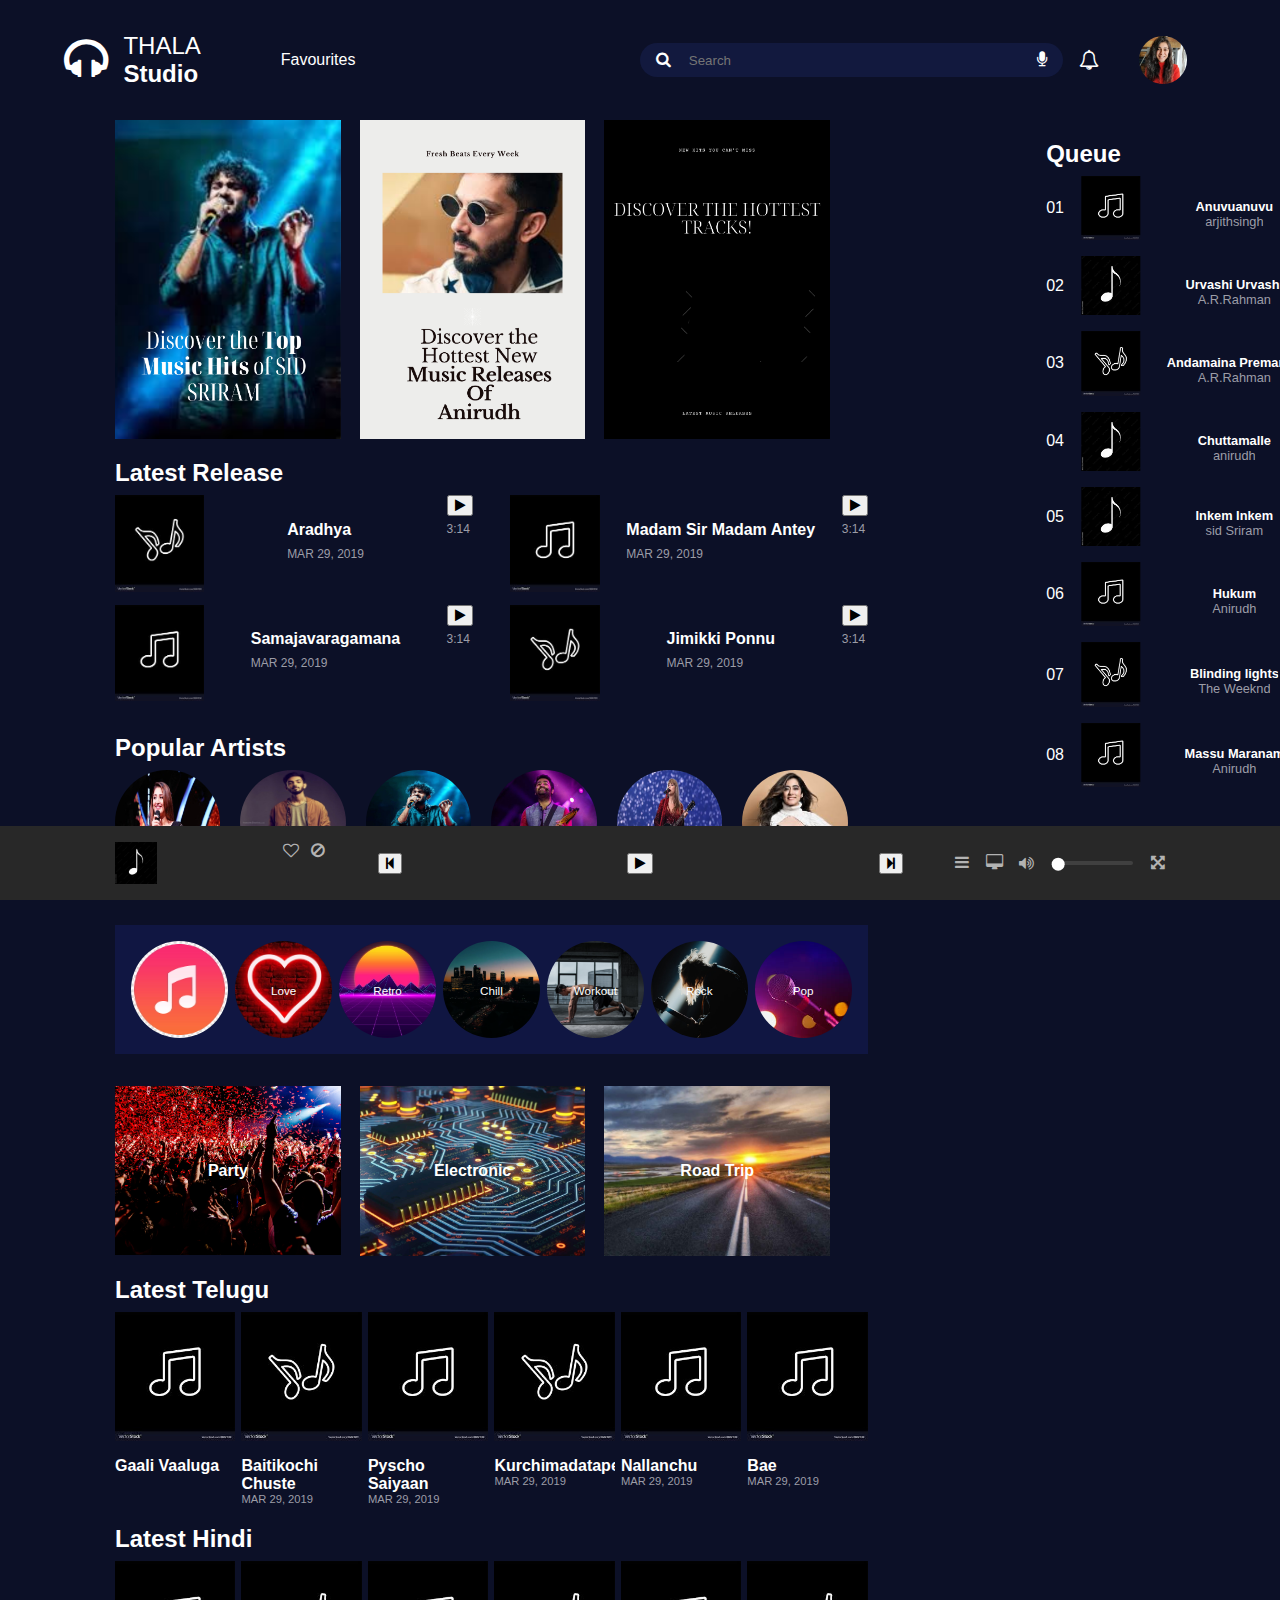
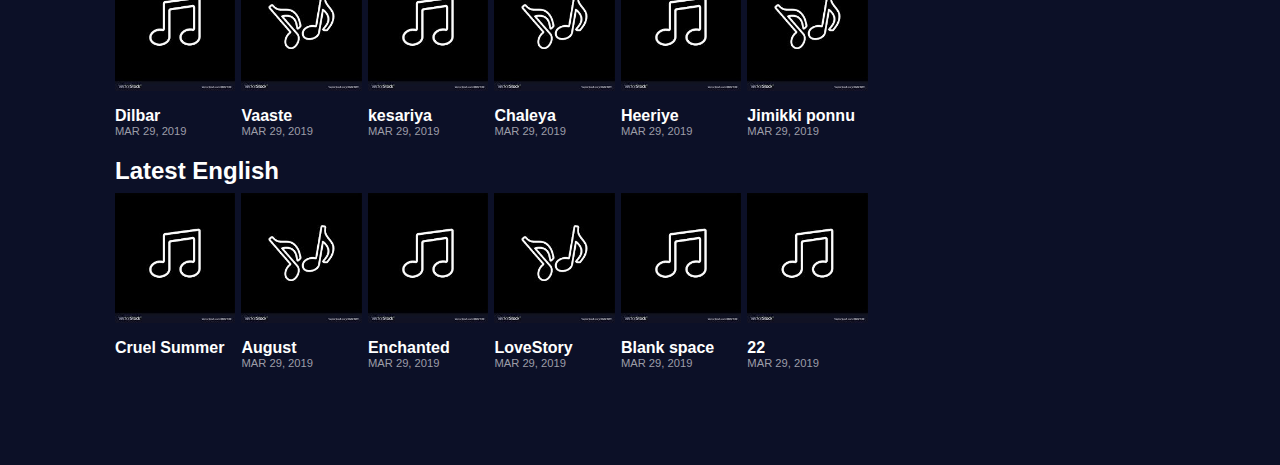
<file: index.html>
<!DOCTYPE html>
<html>
	<head>
		<title>THALA'S Studio</title>
		<link rel="stylesheet" type="text/css" href="style.css">
		<link rel="stylesheet" href="https://cdnjs.cloudflare.com/ajax/libs/font-awesome/4.7.0/css/font-awesome.min.css">
		<link rel="shortcut icon" type="image/png" href="src/favicon.png">
		<meta name="viewport" content="width=device-width, initial-scale=1">
	</head>
	<body>
		<header>
			<div class="nav-col left-col">
				<a href="#"><div class="header-logo-div"><i class="fa fa-headphones" id="header-logo" aria-hidden="true"></i></div></a>
				<a href="#"><div class="header-title">
					<p>THALA</p>
					<p><b>Studio</b></p>
				</div></a>
				<ul><li><a href="#">Favourites</a></li></ul>
			</div>
			<div class="nav-col right-col">
				<div class="search-box">
					<i class="fa fa-search" aria-hidden="true"></i>
					<input type="text" id="search-input" placeholder="Search">
					<a href="#"><i class="fa fa-microphone" aria-hidden="true"></i></a>
				</div>
				<a href="#"><i id="notif" class="fa fa-bell-o" aria-hidden="true"></i></a>
				<a href="login.html"><img class="user-img" target="blank" src="src/user.jpeg"></a>
			</div>
		</header>

		<!-- MAIN BODY -->
		<div class="container container-flex">
			<main>
				<audio id="audio-player" src="" preload="auto"></audio>
				<article class="article-featured flex-space">
					<div class="article-image"><a href="playlist3.html"><img src="src/Discover the Top Music Hits of SID SRIRAM.png"></a></div>
					<div class="article-image"><a href="playlist2.html"><img src="src/Discover the Hottest New Music Releases Of Anirudh.png"></a></div>
					<div class="article-image"><a href="playlist4.html"><img src="src/banner.png"></a></div>
					<p class="article-info"></p>
					<p class="article-body"></p>
				</article>
				<article class="latest-release">
					<h2 class="latest-release-title">Latest Release</h2>
					<div class="latest-release-body flex-space">
						<div class="latest-release-col">
							<div class="latest-release-entry flex-space">
								<div class="latest-release-image"><img src="src/note2.jpeg"></div>
								<div class="latest-release-info">
									<p><b>Aradhya</b></p>
									<p class="latest-release-sub">MAR 29, 2019</p>
								</div>
								<div class="latest-release-options">
									<button class="play-button" data-audio="src/Aradhya.mp3"><i class="fa fa-play" aria-hidden="true"></i></button>
									<p class="latest-release-sub">3:14</p>
								</div>
							</div>
							<div class="latest-release-entry flex-space">
								<div class="latest-release-image"><img src="src/note.jpeg"></div>
								<div class="latest-release-info">
									<p><b>Samajavaragamana</b></p>
									<p class="latest-release-sub">MAR 29, 2019</p>
								</div>
								<div class="latest-release-options">
									<button class="play-button" data-audio="src/Samajavaragamana.mp3"><i class="fa fa-play" aria-hidden="true"></i></button>
									<p class="latest-release-sub">3:14</p>
								</div>
							</div>
						</div>
						<div class="latest-release-col display-none">
							<div class="latest-release-entry flex-space">
								<div class="latest-release-image"><img src="src/note.jpeg"></div>
								<div class="latest-release-info">
									<p><b>Madam Sir Madam Antey</b></p>
									<p class="latest-release-sub">MAR 29, 2019</p>
								</div>
								<div class="latest-release-options">
									<button class="play-button" data-audio="src/Madam Sir Madam Anthe.mp3"><i class="fa fa-play" aria-hidden="true"></i></button>
									<p class="latest-release-sub">3:14</p>
								</div>
							</div>
							<div class="latest-release-entry flex-space">
								<div class="latest-release-image"><img src="src/note2.jpeg"></div>
								<div class="latest-release-info">
									<p><b>Jimikki Ponnu</b></p>
									<p class="latest-release-sub">MAR 29, 2019</p>
								</div>
								<div class="latest-release-options">
									<button class="play-button" data-audio="src/Jimikki Ponnu Varisu.mp3"><i class="fa fa-play" aria-hidden="true"></i></button>
									<p class="latest-release-sub">3:14</p>
								</div>
							</div>
						</div>
					</div>
				</article>
				<article class="popular-artists">
					<h2 class="popular-artists-title">Popular Artists</h2>
					<div class="artist-container flex-space">
						<div class="popular-artist-entry"><a href="playlist1.html"><img src="src/dhvani.jpg"><p>Dhvani Bhanushali</p></a></div>
						<div class="popular-artist-entry"><a href="playlist2.html"><img src="src/anirudh.jpg"><p>Anirudh</p></a></div>
						<div class="popular-artist-entry"><a href="playlist3.html"><img src="src/sid-shriram1.png"><p>Sid Sriram</p></a></div>
						<div class="popular-artist-entry"><a href="playlist4.html"><img src="src/arjithsingh.jpg"><p>arjith singh</p></a></div>
						<div class="popular-artist-entry display-none"><a href="playlist5.html"><img src="src/Taylor-Swift-Guitar.webp"><p>Taylor Swift</p></a></div>
						<div class="popular-artist-entry"><a href="playlist6.html"><img src="src/jonita.jpeg"><p>Jonita</p></a></div>
					</div>
				</article>
				<article class="stations flex-space">
					<div class="stations-entry"><img src="src/stations_logo.jpg"></div>
					<div class="stations-entry"><img src="src/love.jpg"><div class="stations-centered">Love</div></div>
					<div class="stations-entry"><img src="src/retro.jpg"><div class="stations-centered">Retro</div></div>
					<div class="stations-entry"><img src="src/chill.png"><div class="stations-centered">Chill</div></div>
					<div class="stations-entry"><img src="src/workout.jpg"><div class="stations-centered">Workout</div></div>
					<div class="stations-entry display-none"><img src="src/rock.jpg"><div class="stations-centered">Rock</div></div>
					<div class="stations-entry display-none"><img src="src/pop.jpg"><div class="stations-centered">Pop</div></div>
				</article>
				
				<article class="middle-featured article-featured flex-space">
					<div class="article-image"><img src="src/party.jpg"><div class="stations-centered mid-featured-font">Party</div></div>
					<div class="article-image"><img src="src/electronic.jpg"><div class="mid-featured-font stations-centered">Electronic</div></div>
					<div class="article-image"><img src="src/road_trip.jpg"><div class="mid-featured-font stations-centered">Road Trip</div></div>
					<p class="article-info"></p>
					<p class="article-body"></p>
				</article>				

				<article class="latest-language">
					<h2 class="latest-language-title">Latest Telugu </h2>
					<div class="song-container flex-space">
						<div class="language-song-entry" id="song-banner">
							<div><img src="src/note.jpeg"></div>
							<p><b>Gaali Vaaluga</b></p>
						</div>
						<div class="language-song-entry">
							<div class="language-image"><img src="src/note2.jpeg"></div>
							<p><b>Baitikochi Chuste</b></p>
							<p class = "language-sub latest-release-sub">MAR 29, 2019</p>
						</div>
						<div class="language-song-entry">
							<div class="language-image"><img src="src/note.jpeg"></div>
							<p><b>Pyscho Saiyaan</b></p>
							<p class = "language-sub latest-release-sub">MAR 29, 2019</p>
						</div>
						<div class="language-song-entry display-none">
							<div class="language-image"><img src="src/note2.jpeg"></div>
							<p><b>Kurchimadatapetti</b></p>
							<p class = "language-sub latest-release-sub">MAR 29, 2019</p>
						</div>
						<div class="language-song-entry display-none">
							<div class="language-image"><img src="src/note.jpeg"></div>
							<p><b>Nallanchu</b></p>
							<p class = "language-sub latest-release-sub">MAR 29, 2019</p>
						</div>
						<div class="language-song-entry display-none">
							<div class="language-image"><img src="src/note.jpeg"></div>
							<p><b>Bae</b></p>
							<p class = "language-sub latest-release-sub">MAR 29, 2019</p>
						</div>
					</div>
				</article>
				<article class="latest-language">
					<h2 class="latest-language-title">Latest Hindi</h2>
					<div class="song-container flex-space">
						<div class="language-song-entry">
							<div class="language-image"><img src="src/note.jpeg"></div>
							<p><b>Dilbar</b></p>
							<p class = "language-sub latest-release-sub">MAR 29, 2019</p>
						</div>
						<div class="language-song-entry">
							<div class="language-image"><img src="src/note2.jpeg"></div>
							<p><b>Vaaste</b></p>
							<p class = "language-sub latest-release-sub">MAR 29, 2019</p>
						</div>
						<div class="language-song-entry">
							<div class="language-image"><img src="src/note.jpeg"></div>
							<p><b>kesariya</b></p>
							<p class = "language-sub latest-release-sub">MAR 29, 2019</p>
						</div>
						<div class="language-song-entry display-none">
							<div class="language-image"><img src="src/note2.jpeg"></div>
							<p><b>Chaleya</b></p>
							<p class = "language-sub latest-release-sub">MAR 29, 2019</p>
						</div>
						<div class="language-song-entry display-none">
							<div class="language-image"><img src="src/note.jpeg"></div>
							<p><b>Heeriye</b></p>
							<p class = "language-sub latest-release-sub">MAR 29, 2019</p>
						</div>
						<div class="language-song-entry display-none">
							<div class="language-image"><img src="src/note2.jpeg"></div>
							<p><b>Jimikki ponnu</b></p>
							<p class = "language-sub latest-release-sub">MAR 29, 2019</p>
						</div>
					</div>
				</article>
				<article class="latest-language">
					<h2 class="latest-language-title">Latest English </h2>
					<div class="song-container flex-space">
						<div class="language-song-entry" id="song-banner">
							<div><img src="src/note.jpeg"></div>
							<p><b>Cruel Summer</b></p>
						</div>
						<div class="language-song-entry">
							<div class="language-image"><img src="src/note2.jpeg"></div>
							<p><b>August</b></p>
							<p class = "language-sub latest-release-sub">MAR 29, 2019</p>
						</div>
						<div class="language-song-entry">
							<div class="language-image"><img src="src/note.jpeg"></div>
							<p><b>Enchanted</b></p>
							<p class = "language-sub latest-release-sub">MAR 29, 2019</p>
						</div>
						<div class="language-song-entry display-none">
							<div class="language-image"><img src="src/note2.jpeg"></div>
							<p><b>LoveStory</b></p>
							<p class = "language-sub latest-release-sub">MAR 29, 2019</p>
						</div>
						<div class="language-song-entry display-none">
							<div class="language-image"><img src="src/note.jpeg"></div>
							<p><b>Blank space</b></p>
							<p class = "language-sub latest-release-sub">MAR 29, 2019</p>
						</div>
						<div class="language-song-entry display-none">
							<div class="language-image"><img src="src/note.jpeg"></div>
							<p><b>22</b></p>
							<p class = "language-sub latest-release-sub">MAR 29, 2019</p>
						</div>
					</div>
				</article>
			</main>
			<aside class="sidebar">
				<h2 class="aside-title">Queue</h2>
				<div class="queue-entry flex-space">
					<p class = "queue-number">01</p>
					<div class="queue-entry-image"><img src="src/note.jpeg"></div>
					<div class="queue-entry-info">
						<p><b>Anuvuanuvu</b></p>
						<p class="language-sub latest-release-sub queue-entry-sub">arjithsingh	</p>
					</div>
					<div class="like-icon"><a href="#"><i class="fa fa-heart-o" aria-hidden="true"></i></a></div>
				</div>
				<div class="queue-entry flex-space">
					<p class = "queue-number">02</p>
					<div class="queue-entry-image"><img src="src/note1.jpeg"></div>
					<div class="queue-entry-info">
						<p><b>Urvashi Urvashi</b></p>
						<p class="language-sub latest-release-sub queue-entry-sub">A.R.Rahman</p>
					</div>
					<div class="like-icon"><a href="#"><i class="fa fa-heart-o" aria-hidden="true"></i></a></div>
				</div>
				<div class="queue-entry flex-space">
					<p class = "queue-number">03</p>
					<div class="queue-entry-image"><img src="src/note2.jpeg"></div>
					<div class="queue-entry-info">
						<p><b>Andamaina Premarani</b></p>
						<p class="language-sub latest-release-sub queue-entry-sub">A.R.Rahman</p>
					</div>
					<div class="like-icon"><a href="#"><i class="fa fa-heart-o" aria-hidden="true"></i></a></div>
				</div>
				<div class="queue-entry flex-space">
					<p class = "queue-number">04</p>
					<div class="queue-entry-image"><img src="src/note1.jpeg"></div>
					<div class="queue-entry-info">
						<p><b>Chuttamalle</b></p>
						<p class="language-sub latest-release-sub queue-entry-sub">anirudh</p>
					</div>
					<div class="like-icon"><a href="#"><i class="fa fa-heart-o" aria-hidden="true"></i></a></div>
				</div>
				<div class="queue-entry flex-space">
					<p class = "queue-number">05</p>
					<div class="queue-entry-image"><img src="src/note1.jpeg"></div>
					<div class="queue-entry-info">
						<p><b>Inkem Inkem</b></p>
						<p class="language-sub latest-release-sub queue-entry-sub">sid Sriram</p>
					</div>
					<div class="like-icon"><a href="#"><i class="fa fa-heart-o" aria-hidden="true"></i></a></div>
				</div>
				<div class="queue-entry flex-space">
					<p class = "queue-number">06</p>
					<div class="queue-entry-image"><img src="src/note.jpeg"></div>
					<div class="queue-entry-info">
						<p><b>Hukum</b></p>
						<p class="language-sub latest-release-sub queue-entry-sub">Anirudh</p>
					</div>
					<div class="like-icon"><a href="#"><i class="fa fa-heart-o" aria-hidden="true"></i></a></div>
				</div>
				<div class="queue-entry flex-space">
					<p class = "queue-number">07</p>
					<div class="queue-entry-image"><img src="src/note2.jpeg"></div>
					<div class="queue-entry-info">
						<p><b>Blinding lights</b></p>
						<p class="language-sub latest-release-sub queue-entry-sub">The Weeknd</p>
					</div>
					<div class="like-icon"><a href="#"><i class="fa fa-heart-o" aria-hidden="true"></i></a></div>
				</div>
				<div class="queue-entry flex-space">
					<p class = "queue-number">08</p>
					<div class="queue-entry-image"><img src="src/note.jpeg"></div>
					<div class="queue-entry-info">
						<p><b>Massu Maranam</b></p>
						<p class="language-sub latest-release-sub queue-entry-sub">Anirudh</p>
					</div>
					<div class="like-icon"><a href="#"><i class="fa fa-heart-o" aria-hidden="true"></i></a></div>
				</div>
			</aside>
		</div>


		<!-- FOOTER -->
		<footer>
			<div class="footer-container container flex-space">
				<div class="music-info flex-space">
					<div class="music-info-image display-none"><img src="src/note5.jpg"></div>
					<div class="music-info-icon display-none-footer">
						<a href="#"><i class="fa fa-heart-o" aria-hidden="true"></i></a>
						<a href="#"><i class="fa fa-ban" aria-hidden="true"></i></a>
					</div>
				</div>
				<div class="music-player flex-space">
					<div class="music-player-controls flex-space">
						<button id="prev-track"><i class="fa fa-step-backward" aria-hidden="true"></i></button>
						<button id="play-pause"><i class="fa fa-play" aria-hidden="true"></i></button>
						<button id="next-track"><i class="fa fa-step-forward" aria-hidden="true"></i></button>
					</div>
				</div>
				<div class=" display-none-365 music-options flex-space">
					<a class="display-none-footer" href=""><i class="fa fa-bars" aria-hidden="true"></i></a>
					<a class="display-none-footer" href=""><i class="fa fa-desktop" aria-hidden="true"></i></a>
					<i class="fa fa-volume-up" aria-hidden="true"></i>
					<div class="volume-bar"><input type="range" id="volume-control" min="0" max="15" step="0.1" value="0.5"></div>
					<a class="display-none-footer" href=""><i class="fa fa-arrows-alt" aria-hidden="true"></i></a>
				</div>
			</div>
		</footer>
		<script>
			const audioPlayer = document.getElementById('audio-player');
			const playButtons = document.querySelectorAll('.play-button');
			const searchInput = document.getElementById('search-input');
			const playPauseButton = document.getElementById('play-pause');
			const volumeControl = document.getElementById('volume-control');
			const prevTrackButton = document.getElementById('prev-track');
			const nextTrackButton = document.getElementById('next-track');
			const audioSources = [
				'src/Aradhya.mp3',
				'src/Samajavaragamana.mp3',
				'src/Madam Sir Madam Anthe.mp3',
				'src/Jimikki Ponnu Varisu 320 Kbps.mp3',
				'src/Vaaste.mp3',
				'src/Dilbar.mp3',
				'src/Psycho Saiyaan.mp3',
				'src/Ishare Tere.mp3',
				'src/Leja Re.mp3',
				'src/Duniyaa.mp3',
				'src/Kudi Meri.mp3',
				'src/Kinna Sona.mp3',
				'src/Manasilaayo.mp3',
				'src/Gaali Vaaluga.mp3',
				'src/Baitikochi Chuste.mp3',
				'src/Fear.mp3',
				'src/Pataas Pilla.mp3',
				'src/Massu Maranam.mp3',
				'src/Adhento Gaani.mp3',
				'src/Kollagotte.mp3',
				'src/Cheliya.mp3',
				'src/Dippam Dappam.mp3',
				'src/Bae.m4a',
				'src/Aradhya.mp3',
				'src/Madam Sir Madam Anthe.mp3',
				'src/Samajavaragamana.mp3',
				'src/Nijame Ne Chebuthunna.mp3',
				'src/Arerey Manasa.mp3',
				'src/Urike Urike.mp3',
				'src/Leharaayi.mp3',
				'src/Kalaavathi.mp3',
				'src/Undiporaadhey.mp3',
				'src/Dheemthanana.mp3',
				'src/Heeriye.mp3',
				'src/Chaleya.mp3',
				'src/kesariya.mp3',
				'src/Anuvanuvuu.mp3',
				'src/Satranga.mp3',
				'src/Agar Tum Saath Ho.mp3',
				'src/Sajde.mp3',
				'src/Tum Hi Ho.mp3',
				'src/Jhoome Jo Pathaan.mp3',
				'src/Lutt Putt Gaya.mp3',
				'src/Cruel Summer.mp3',
				'src/August.mp3',
				'src/Enchanted.mp3',
				'src/LoveStory.mp3',
				'src/BlankSpace.mp3',
				'src/22.mp3',
				'src/Deva Deva.mp3',
				'src/Arabic Kuthu.mp3',
				'src/Jimikki Ponnu.mp3',
				'src/Ma Ma Mahesha.mp3',
				'src/Private Party.mp3',
				'src/Chellamma.mp3',
				'src/What Jhumka.mp3',
				'src/OMG Ponnu.mp3',
				'src/Mental Manadhil.mp3'
			];
			let currentTrackIndex = 0;
	
			// Function to play a specific track by index
			function playTrack(index) {
				audioPlayer.src = audioSources[index];
				audioPlayer.play();
				updatePlayButton(index);
			}
	
			// Update play button icon based on the current track
			function updatePlayButton(index) {
				playButtons.forEach((button, i) => {
					button.innerHTML = i === index && !audioPlayer.paused
						? '<i class="fa fa-pause" aria-hidden="true"></i>'
						: '<i class="fa fa-play" aria-hidden="true"></i>';
				});
			}
			function updatePlayPauseIcon() {
				playPauseButton.innerHTML = audioPlayer.paused
					? '<i class="fa fa-play" aria-hidden="true"></i>'
					: '<i class="fa fa-pause" aria-hidden="true"></i>';
			}
			playPauseButton.addEventListener('click', () => {
					if (audioPlayer.paused) {
						audioPlayer.play();
					} else {
						audioPlayer.pause();
					}
					updatePlayPauseIcon();
				});
	
			// Add click events to individual play buttons
			playButtons.forEach((button, index) => {
				button.addEventListener('click', () => {
					if (audioPlayer.src.endsWith(audioSources[index])) {
						if (audioPlayer.paused) {
							audioPlayer.play();
						} else {
							audioPlayer.pause();
						}
					} else {
						playTrack(index);
					}
					updatePlayButton(index);
				});
			});
	
			// Next Track Control
			nextTrackButton.addEventListener('click', () => {
				currentTrackIndex = (currentTrackIndex + 1) % audioSources.length;
				playTrack(currentTrackIndex);
			});
	
			// Previous Track Control
			prevTrackButton.addEventListener('click', () => {
				currentTrackIndex = (currentTrackIndex - 1 + audioSources.length) % audioSources.length;
				playTrack(currentTrackIndex);
			});
	
			// Volume Control
			volumeControl.addEventListener('input', () => {
				audioPlayer.volume = volumeControl.value;
			});
	
			// "Play All" button event
			document.getElementById('play-all').addEventListener('click', () => {
				currentTrackIndex = 0;
				playTrack(currentTrackIndex);
	
				audioPlayer.onended = () => {
					currentTrackIndex++;
					if (currentTrackIndex < audioSources.length) {
						playTrack(currentTrackIndex);
					} else {
						currentTrackIndex = 0; // Reset index if all tracks are done
						updatePlayButton(-1); // Reset button icons
					}
				};
			});
	
			// Search functionality
			searchInput.addEventListener('input', () => {
				const query = searchInput.value.toLowerCase();
				const songEntries = document.querySelectorAll('.playlist-next-item-entry');
	
				songEntries.forEach(entry => {
					const songName = entry.querySelector('.playlist-next-item-entry-info-name b').innerText.toLowerCase();
					entry.style.display = songName.includes(query) ? 'flex' : 'none';
				});
			});
		</script>
	</body>
</html>
</file>
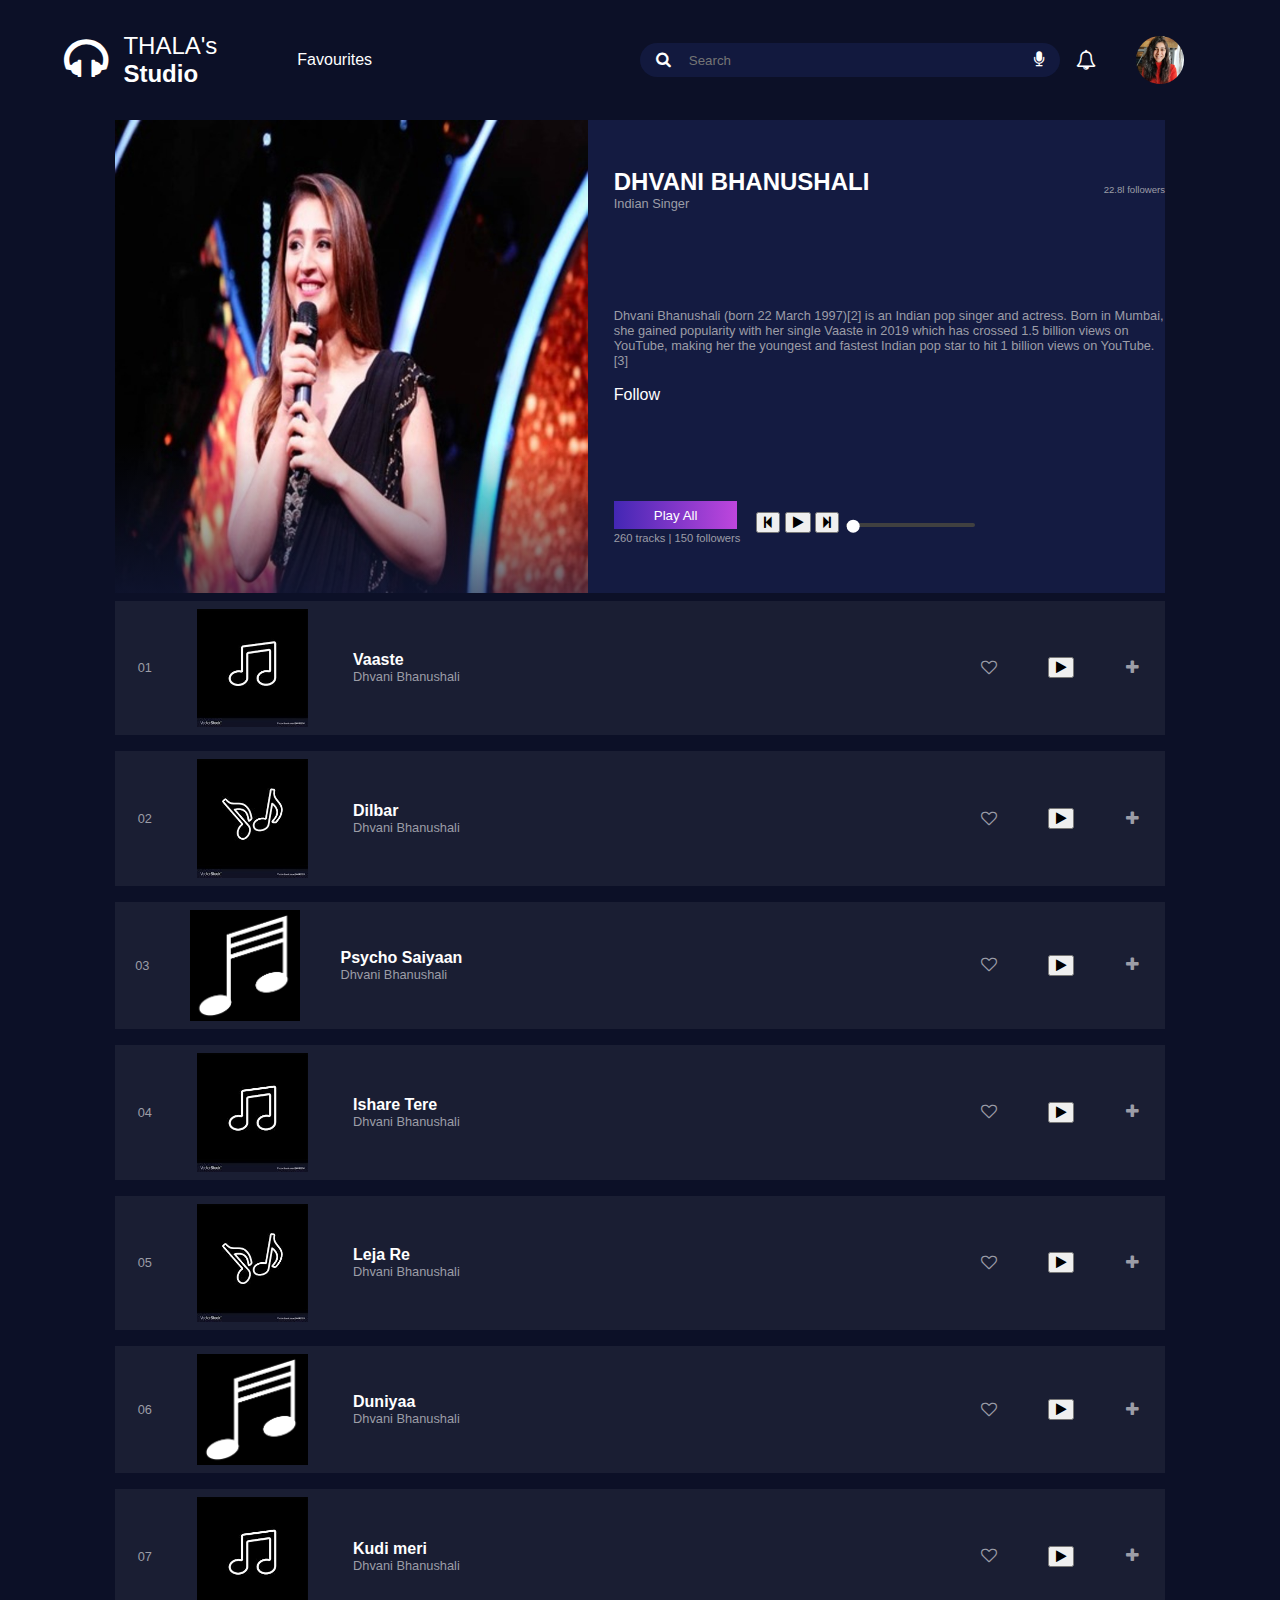
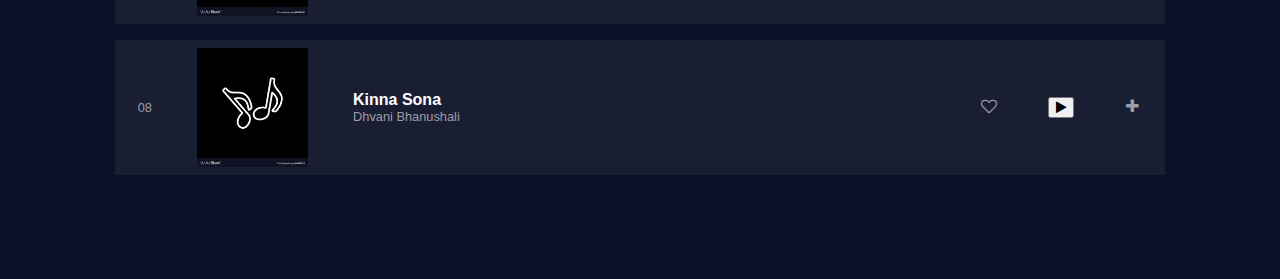
<file: playlist1.html>
<!DOCTYPE html>
<html>
	<head>
		<title>THALA's Studio</title>
		<link rel="stylesheet" type="text/css" href="style.css">
		<link rel="stylesheet" href="https://cdnjs.cloudflare.com/ajax/libs/font-awesome/4.7.0/css/font-awesome.min.css">
		<link rel="shortcut icon" type="image/png" href="src/favicon.png">
		<meta name="viewport" content="width=device-width, initial-scale=1">
	</head>
	<body>
		<header>
			<div class="nav-col left-col">
				<a href="index.html"><div class="header-logo-div"><i class="fa fa-headphones" id="header-logo" aria-hidden="true"></i></div></a>
				<a href="index.html"><div class="header-title">
					<p>THALA's</p>
					<p><b>Studio</b></p>
				</div></a>
				<ul><li><a href="#">Favourites</a></li></ul>
			</div>
			<div class="nav-col right-col">
				<div class="search-box">
					<i class="fa fa-search" aria-hidden="true"></i>
					<input type="text" placeholder="Search" >
					<a href="#"><i class="fa fa-microphone" aria-hidden="true"></i></a>
				</div>
				<a href="#"><i id="notif" class="fa fa-bell-o" aria-hidden="true"></i></a>
				<img class="user-img" src="src/user.jpeg">
			</div>
		</header>

		<!-- MAIN BODY -->
		<div class="container container-flex">
			<main>
				<audio id="audio-player" src="" preload="auto"></audio>
				<div class="featured-playlist flex-space">
					<div class="featured-playlist-image"><img src="src/dhvani.jpg"></div>
					<div class="featured-playlist-details">
						<div class="featured-playlist-info">
							<div class="flex-space featured-playlist-info-top">
								<div class="featured-playlist-info-name">
									<h2>DHVANI BHANUSHALI</h2>
									<p>Indian Singer  </p>
								</div>
								<div class="followers"><p class="followers">22.8l followers</p></div>
							</div>
						</div>
						<div class="featured-playlist-writeup">
							<p>
								Dhvani Bhanushali (born 22 March 1997)[2] is an Indian pop singer and actress. Born in Mumbai, she gained popularity with her single Vaaste in 2019 which has crossed 1.5 billion views on YouTube, making her the youngest and fastest Indian pop star to hit 1 billion views on YouTube.[3]
							</p><br>
							<a href="">Follow</a>
						</div>
						<div class="featured-playlist-buttons">
							<div class="play-all-button">
								<button id="play-all">Play All</button>
								<p>260 tracks | 150 followers</p>
							</div>
							<div class="player-controls">
								<button id="prev-track"><i class="fa fa-step-backward" aria-hidden="true"></i></button>
								<button id="play-pause"><i class="fa fa-play" aria-hidden="true"></i></button>
								<button id="next-track"><i class="fa fa-step-forward" aria-hidden="true"></i></button>
								<input type="range" id="volume-control" min="0" max="15" step="0.1" value="0.5">
							</div>
						</div>
					</div>
				</div>
				<div class="playlist-next-item flex-space">
					<div class="playlist-next-item-entry flex-space">
						<div class="playlist-next-item-entry-info flex-space">
							<p class="playlist-next-item-entry-number">01</p>
							<div class="playlist-next-item-entry-info-image"><img src="src/note.jpeg"></div>
							<div class="playlist-next-item-entry-info-name">
								<p><b>Vaaste</b></p>
								<p class="playlist-next-item-entry-info-name-sub">Dhvani Bhanushali</p>
							</div>
						</div>
						<div class="playlist-next-item-entry-icons flex-space">
							<a href="#"><i class="fa fa-heart-o" aria-hidden="true"></i></a>
							<button class="play-button" data-audio="src/Vaaste.mp3"><i class="fa fa-play" aria-hidden="true"></i></button>
							<a href="#"><i class="fa fa-plus" aria-hidden="true"></i></a>
						</div>
					</div>
					<div class="playlist-next-item-entry flex-space">
						<div class="playlist-next-item-entry-info flex-space">
							<p class="playlist-next-item-entry-number">02</p>
							<div class="playlist-next-item-entry-info-image"><img src="src/note2.jpeg"></div>
							<div class="playlist-next-item-entry-info-name">
								<p><b>Dilbar</b></p>
								<p class="playlist-next-item-entry-info-name-sub">Dhvani Bhanushali</p>
							</div>
						</div>
						<div class="playlist-next-item-entry-icons flex-space">
							<a href="#"><i class="fa fa-heart-o" aria-hidden="true"></i></a>
							<button class="play-button" data-audio="src/Dilbar.mp3"><i class="fa fa-play" aria-hidden="true"></i></button>
							<a href="#"><i class="fa fa-plus" aria-hidden="true"></i></a>
						</div>
					</div>
					<div class="playlist-next-item-entry flex-space">
						<div class="playlist-next-item-entry-info flex-space">
							<p class="playlist-next-item-entry-number">03</p>
							<div class="playlist-next-item-entry-info-image"><img src="src/note3.png"></div>
							<div class="playlist-next-item-entry-info-name">
								<p><b>Psycho Saiyaan</b></p>
								<p class="playlist-next-item-entry-info-name-sub">Dhvani Bhanushali</p>
							</div>
						</div>
						<div class="playlist-next-item-entry-icons flex-space">
							<a href="#"><i class="fa fa-heart-o" aria-hidden="true"></i></a>
							<button class="play-button" data-audio="src/Psycho Saiyaan.mp3"><i class="fa fa-play" aria-hidden="true"></i></button>
							<a href="#"><i class="fa fa-plus" aria-hidden="true"></i></a>
						</div>
					</div>
					<div class="playlist-next-item-entry flex-space">
						<div class="playlist-next-item-entry-info flex-space">
							<p class="playlist-next-item-entry-number">04</p>
							<div class="playlist-next-item-entry-info-image"><img src="src/note.jpeg"></div>
							<div class="playlist-next-item-entry-info-name">
								<p><b>Ishare Tere</b></p>
								<p class="playlist-next-item-entry-info-name-sub">Dhvani Bhanushali</p>
							</div>
						</div>
						<div class="playlist-next-item-entry-icons flex-space">
							<a href="#"><i class="fa fa-heart-o" aria-hidden="true"></i></a>
							<button class="play-button" data-audio="src/Vaaste.mp3"><i class="fa fa-play" aria-hidden="true"></i></button>
							<a href="#"><i class="fa fa-plus" aria-hidden="true"></i></a>
						</div>
					</div>
					<div class="playlist-next-item-entry flex-space">
						<div class="playlist-next-item-entry-info flex-space">
							<p class="playlist-next-item-entry-number">05</p>
							<div class="playlist-next-item-entry-info-image"><img src="src/note2.jpeg"></div>
							<div class="playlist-next-item-entry-info-name">
								<p><b>Leja Re</b></p>
								<p class="playlist-next-item-entry-info-name-sub">Dhvani Bhanushali</p>
							</div>
						</div>
						<div class="playlist-next-item-entry-icons flex-space">
							<a href="#"><i class="fa fa-heart-o" aria-hidden="true"></i></a>
							<button class="play-button" data-audio="src/Dilbar.mp3"><i class="fa fa-play" aria-hidden="true"></i></button>
							<a href="#"><i class="fa fa-plus" aria-hidden="true"></i></a>
						</div>
					</div>
					<div class="playlist-next-item-entry flex-space">
						<div class="playlist-next-item-entry-info flex-space">
							<p class="playlist-next-item-entry-number">06</p>
							<div class="playlist-next-item-entry-info-image"><img src="src/note3.png"></div>
							<div class="playlist-next-item-entry-info-name">
								<p><b>Duniyaa</b></p>
								<p class="playlist-next-item-entry-info-name-sub">Dhvani Bhanushali</p>
							</div>
						</div>
						<div class="playlist-next-item-entry-icons flex-space">
							<a href="#"><i class="fa fa-heart-o" aria-hidden="true"></i></a>
							<button class="play-button" data-audio="src/Psycho Saiyaan.mp3"><i class="fa fa-play" aria-hidden="true"></i></button>
							<a href="#"><i class="fa fa-plus" aria-hidden="true"></i></a>
						</div>
					</div>
					<div class="playlist-next-item-entry flex-space">
						<div class="playlist-next-item-entry-info flex-space">
							<p class="playlist-next-item-entry-number">07</p>
							<div class="playlist-next-item-entry-info-image"><img src="src/note.jpeg"></div>
							<div class="playlist-next-item-entry-info-name">
								<p><b>Kudi meri</b></p>
								<p class="playlist-next-item-entry-info-name-sub">Dhvani Bhanushali</p>
							</div>
						</div>
						<div class="playlist-next-item-entry-icons flex-space">
							<a href="#"><i class="fa fa-heart-o" aria-hidden="true"></i></a>
							<button class="play-button" data-audio="src/Vaaste.mp3"><i class="fa fa-play" aria-hidden="true"></i></button>
							<a href="#"><i class="fa fa-plus" aria-hidden="true"></i></a>
						</div>
					</div>
					<div class="playlist-next-item-entry flex-space">
						<div class="playlist-next-item-entry-info flex-space">
							<p class="playlist-next-item-entry-number">08</p>
							<div class="playlist-next-item-entry-info-image"><img src="src/note2.jpeg"></div>
							<div class="playlist-next-item-entry-info-name">
								<p><b>Kinna Sona</b></p>
								<p class="playlist-next-item-entry-info-name-sub">Dhvani Bhanushali</p>
							</div>
						</div>
						<div class="playlist-next-item-entry-icons flex-space">
							<a href="#"><i class="fa fa-heart-o" aria-hidden="true"></i></a>
							<button class="play-button" data-audio="src/Dilbar.mp3"><i class="fa fa-play" aria-hidden="true"></i></button>
							<a href="#"><i class="fa fa-plus" aria-hidden="true"></i></a>
						</div>
					</div>
				</div>
			</main>
		
		</div>
		<script>
			const audioPlayer = document.getElementById('audio-player');
			const playButtons = document.querySelectorAll('.play-button');
			const searchInput = document.getElementById('search-input');
			const playPauseButton = document.getElementById('play-pause');
			const volumeControl = document.getElementById('volume-control');
			const prevTrackButton = document.getElementById('prev-track');
			const nextTrackButton = document.getElementById('next-track');
			const audioSources = [
				'src/Vaaste.mp3',
				'src/Dilbar.mp3',
				'src/Psycho Saiyaan.mp3',
				'src/Ishare Tere.mp3',
				'src/Leja Re.mp3',
				'src/Duniyaa.mp3',
				'src/Kudi Meri.mp3',
				'src/Kinna Sona.mp3'
			];
			let currentTrackIndex = 0;
	
			// Function to play a specific track by index
			function playTrack(index) {
				audioPlayer.src = audioSources[index];
				audioPlayer.play();
				updatePlayButton(index);
			}
	
			// Update play button icon based on the current track
			function updatePlayButton(index) {
				playButtons.forEach((button, i) => {
					button.innerHTML = i === index && !audioPlayer.paused
						? '<i class="fa fa-pause" aria-hidden="true"></i>'
						: '<i class="fa fa-play" aria-hidden="true"></i>';
				});
			}
			function updatePlayPauseIcon() {
				playPauseButton.innerHTML = audioPlayer.paused
					? '<i class="fa fa-play" aria-hidden="true"></i>'
					: '<i class="fa fa-pause" aria-hidden="true"></i>';
			}
			playPauseButton.addEventListener('click', () => {
					if (audioPlayer.paused) {
						audioPlayer.play();
					} else {
						audioPlayer.pause();
					}
					updatePlayPauseIcon();
				});
	
			// Add click events to individual play buttons
			playButtons.forEach((button, index) => {
				button.addEventListener('click', () => {
					if (audioPlayer.src.endsWith(audioSources[index])) {
						if (audioPlayer.paused) {
							audioPlayer.play();
						} else {
							audioPlayer.pause();
						}
					} else {
						playTrack(index);
					}
					updatePlayButton(index);
				});
			});
	
			// Next Track Control
			nextTrackButton.addEventListener('click', () => {
				currentTrackIndex = (currentTrackIndex + 1) % audioSources.length;
				playTrack(currentTrackIndex);
			});
	
			// Previous Track Control
			prevTrackButton.addEventListener('click', () => {
				currentTrackIndex = (currentTrackIndex - 1 + audioSources.length) % audioSources.length;
				playTrack(currentTrackIndex);
			});
	
			// Volume Control
			volumeControl.addEventListener('input', () => {
				audioPlayer.volume = volumeControl.value;
			});
	
			// "Play All" button event
			document.getElementById('play-all').addEventListener('click', () => {
				currentTrackIndex = 0;
				playTrack(currentTrackIndex);
	
				audioPlayer.onended = () => {
					currentTrackIndex++;
					if (currentTrackIndex < audioSources.length) {
						playTrack(currentTrackIndex);
					} else {
						currentTrackIndex = 0; // Reset index if all tracks are done
						updatePlayButton(-1); // Reset button icons
					}
				};
			});
	
			// Search functionality
			searchInput.addEventListener('input', () => {
				const query = searchInput.value.toLowerCase();
				const songEntries = document.querySelectorAll('.playlist-next-item-entry');
	
				songEntries.forEach(entry => {
					const songName = entry.querySelector('.playlist-next-item-entry-info-name b').innerText.toLowerCase();
					entry.style.display = songName.includes(query) ? 'flex' : 'none';
				});
			});
	
		</script>
	</body>
</html>
</file>
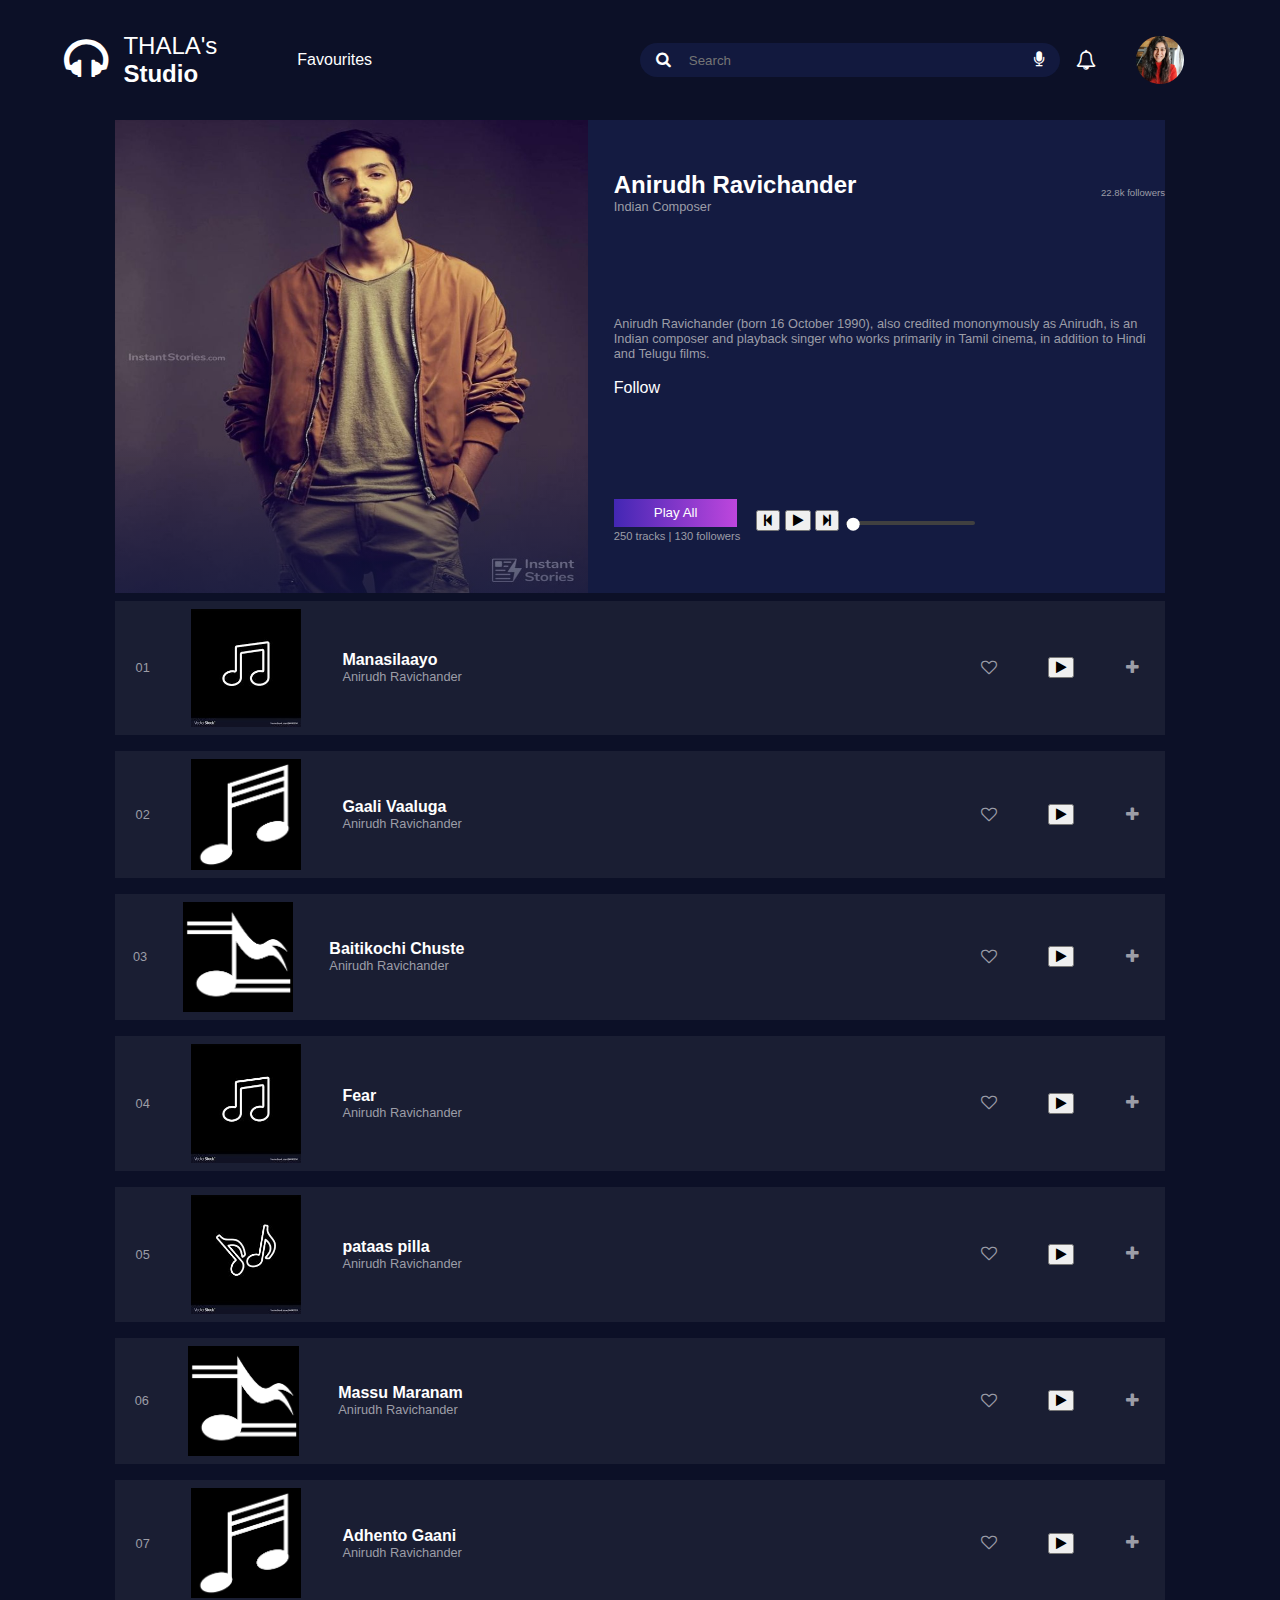
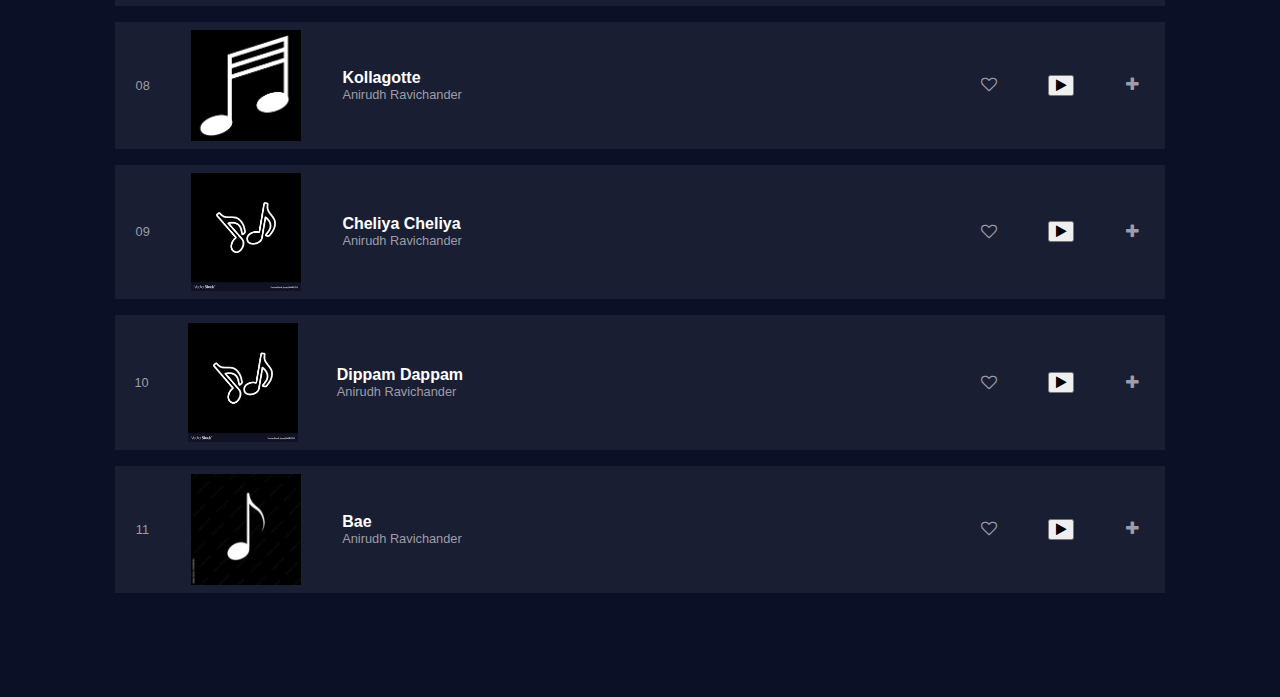
<file: playlist2.html>
<!DOCTYPE html>
<html>
	<head>
		<title>THALA's Studio</title>
		<link rel="stylesheet" type="text/css" href="style.css">
		<link rel="stylesheet" href="https://cdnjs.cloudflare.com/ajax/libs/font-awesome/4.7.0/css/font-awesome.min.css">
		<link rel="shortcut icon" type="image/png" href="src/favicon.png">
		<meta name="viewport" content="width=device-width, initial-scale=1">
	</head>
	<body>
		<header>
			<div class="nav-col left-col">
				<a href="index.html"><div class="header-logo-div"><i class="fa fa-headphones" id="header-logo" aria-hidden="true"></i></div></a>
				<a href="index.html"><div class="header-title">
					<p>THALA's</p>
					<p><b>Studio</b></p>
				</div></a>
				<ul><li><a href="#">Favourites</a></li></ul>
			</div>
			<div class="nav-col right-col">
				<div class="search-box">
					<i class="fa fa-search" aria-hidden="true"></i>
					<input type="text" placeholder="Search" >
					<a href="#"><i class="fa fa-microphone" aria-hidden="true"></i></a>
				</div>
				<a href="#"><i id="notif" class="fa fa-bell-o" aria-hidden="true"></i></a>
				<img class="user-img" src="src/user.jpeg">
			</div>
		</header>

    <!-- MAIN BODY -->
    <div class="container container-flex">
        <main>
            <audio id="audio-player" src="" preload="auto"></audio>
            <div class="featured-playlist flex-space">
                <div class="featured-playlist-image">
                    <img src="src/anirudh.jpg" alt="Anirudh Ravichander">
                </div>
                <div class="featured-playlist-details">
                    <div class="featured-playlist-info">
                        <div class="flex-space featured-playlist-info-top">
                            <div class="featured-playlist-info-name">
                                <h2>Anirudh Ravichander</h2>
                                <p>Indian Composer</p>
                            </div>
                            <div class="followers">
                                <p>22.8k followers</p>
                            </div>
                        </div>
                    </div>
                    <div class="featured-playlist-writeup">
                        <p>
                            Anirudh Ravichander (born 16 October 1990), also credited mononymously as Anirudh, is an Indian composer and playback singer who works primarily in Tamil cinema, in addition to Hindi and Telugu films.
                        </p><br>
						<a href="">Follow</a>
                    </div>
                    <div class="featured-playlist-buttons">
                        <div class="play-all-button">
                            <button id="play-all">Play All</button>
                            <p>250 tracks | 130 followers</p>
                        </div>
						<div class="player-controls">
                            <button id="prev-track"><i class="fa fa-step-backward" aria-hidden="true"></i></button>
                            <button id="play-pause"><i class="fa fa-play" aria-hidden="true"></i></button>
							<button id="next-track"><i class="fa fa-step-forward" aria-hidden="true"></i></button>
                            <input type="range" id="volume-control" min="0" max="15" step="0.1" value="0.5">
                        </div>
                    </div>
                </div>
            </div>
            <div class="playlist-next-item flex-space">
                <div class="playlist-next-item-entry flex-space">
                    <div class="playlist-next-item-entry-info flex-space">
                        <p class="playlist-next-item-entry-number">01</p>
                        <div class="playlist-next-item-entry-info-image">
                            <img src="src/note.jpeg" alt="Song Cover">
                        </div>
                        <div class="playlist-next-item-entry-info-name">
                            <p><b>Manasilaayo</b></p>
                            <p class="playlist-next-item-entry-info-name-sub">Anirudh Ravichander</p>
                        </div>
                    </div>
                    <div class="playlist-next-item-entry-icons flex-space">
                        <a href="#"><i class="fa fa-heart-o" aria-hidden="true"></i></a>
                        <button class="play-button" data-audio="src/Manasilaayo.mp3"><i class="fa fa-play" aria-hidden="true"></i></button>
                        <a href="#"><i class="fa fa-plus" aria-hidden="true"></i></a>
                    </div>
                </div>
                <div class="playlist-next-item-entry flex-space">
                    <div class="playlist-next-item-entry-info flex-space">
                        <p class="playlist-next-item-entry-number">02</p>
                        <div class="playlist-next-item-entry-info-image">
                            <img src="src/note3.png" alt="Song Cover">
                        </div>
                        <div class="playlist-next-item-entry-info-name">
                            <p><b>Gaali Vaaluga</b></p>
                            <p class="playlist-next-item-entry-info-name-sub">Anirudh Ravichander</p>
                        </div>
                    </div>
                    <div class=" playlist-next-item-entry-icons flex-space">
                        <a href="#"><i class="fa fa-heart-o" aria-hidden="true"></i></a>
                        <button class="play-button" data-audio="src/Gaali Vaaluga.mp3"><i class="fa fa-play" aria-hidden="true"></i></button>
                        <a href="#"><i class="fa fa-plus" aria-hidden="true"></i></a>
                    </div>
                </div>
				<div class="playlist-next-item-entry flex-space">
					<div class="playlist-next-item-entry-info flex-space">
						<p class="playlist-next-item-entry-number">03</p>
						<div class="playlist-next-item-entry-info-image"><img src="src/note4.png"></div>
						<div class="playlist-next-item-entry-info-name">
							<p><b>Baitikochi Chuste</b></p>
							<p class="playlist-next-item-entry-info-name-sub">Anirudh Ravichander</p>
						</div>
					</div>
					<div class=" playlist-next-item-entry-icons flex-space">
                        <a href="#"><i class="fa fa-heart-o" aria-hidden="true"></i></a>
                        <button class="play-button" data-audio="src/Baitikochi Chuste.mp3"><i class="fa fa-play" aria-hidden="true"></i></button>
                        <a href="#"><i class="fa fa-plus" aria-hidden="true"></i></a>
                    </div>
            	</div>
				<div class="playlist-next-item-entry flex-space">
                    <div class="playlist-next-item-entry-info flex-space">
                        <p class="playlist-next-item-entry-number">04</p>
                        <div class="playlist-next-item-entry-info-image">
                            <img src="src/note.jpeg" alt="Song Cover">
                        </div>
                        <div class="playlist-next-item-entry-info-name">
                            <p><b>Fear</b></p>
                            <p class="playlist-next-item-entry-info-name-sub">Anirudh Ravichander</p>
                        </div>
                    </div>
                    <div class="playlist-next-item-entry-icons flex-space">
                        <a href="#"><i class="fa fa-heart-o" aria-hidden="true"></i></a>
                        <button class="play-button" data-audio="src/Fear.mp3"><i class="fa fa-play" aria-hidden="true"></i></button>
                        <a href="#"><i class="fa fa-plus" aria-hidden="true"></i></a>
                    </div>
                </div>
                <div class="playlist-next-item-entry flex-space">
                    <div class="playlist-next-item-entry-info flex-space">
                        <p class="playlist-next-item-entry-number">05</p>
                        <div class="playlist-next-item-entry-info-image">
                            <img src="src/note2.jpeg" alt="Song Cover">
                        </div>
                        <div class="playlist-next-item-entry-info-name">
                            <p><b>pataas pilla</b></p>
                            <p class="playlist-next-item-entry-info-name-sub">Anirudh Ravichander</p>
                        </div>
                    </div>
                    <div class=" playlist-next-item-entry-icons flex-space">
                        <a href="#"><i class="fa fa-heart-o" aria-hidden="true"></i></a>
                        <button class="play-button" data-audio="src/Pataas Pilla.mp3"><i class="fa fa-play" aria-hidden="true"></i></button>
                        <a href="#"><i class="fa fa-plus" aria-hidden="true"></i></a>
                    </div>
                </div>
				<div class="playlist-next-item-entry flex-space">
					<div class="playlist-next-item-entry-info flex-space">
						<p class="playlist-next-item-entry-number">06</p>
						<div class="playlist-next-item-entry-info-image"><img src="src/note4.png"></div>
						<div class="playlist-next-item-entry-info-name">
							<p><b>Massu Maranam</b></p>
							<p class="playlist-next-item-entry-info-name-sub">Anirudh Ravichander</p>
						</div>
					</div>
					<div class=" playlist-next-item-entry-icons flex-space">
                        <a href="#"><i class="fa fa-heart-o" aria-hidden="true"></i></a>
                        <button class="play-button" data-audio="src/Massu Maranam.mp3"><i class="fa fa-play" aria-hidden="true"></i></button>
                        <a href="#"><i class="fa fa-plus" aria-hidden="true"></i></a>
                    </div>
            	</div>
				<div class="playlist-next-item-entry flex-space">
                    <div class="playlist-next-item-entry-info flex-space">
                        <p class="playlist-next-item-entry-number">07</p>
                        <div class="playlist-next-item-entry-info-image">
                            <img src="src/note3.png" alt="Song Cover">
                        </div>
                        <div class="playlist-next-item-entry-info-name">
                            <p><b>Adhento Gaani</b></p>
                            <p class="playlist-next-item-entry-info-name-sub">Anirudh Ravichander</p>
                        </div>
                    </div>
                    <div class="playlist-next-item-entry-icons flex-space">
                        <a href="#"><i class="fa fa-heart-o" aria-hidden="true"></i></a>
                        <button class="play-button" data-audio="src/Adhento Gaani.mp3"><i class="fa fa-play" aria-hidden="true"></i></button>
                        <a href="#"><i class="fa fa-plus" aria-hidden="true"></i></a>
                    </div>
                </div>
                <div class="playlist-next-item-entry flex-space">
                    <div class="playlist-next-item-entry-info flex-space">
                        <p class="playlist-next-item-entry-number">08</p>
                        <div class="playlist-next-item-entry-info-image">
                            <img src="src/note3.png" alt="Song Cover">
                        </div>
                        <div class="playlist-next-item-entry-info-name">
                            <p><b>Kollagotte</b></p>
                            <p class="playlist-next-item-entry-info-name-sub">Anirudh Ravichander</p>
                        </div>
                    </div>
                    <div class=" playlist-next-item-entry-icons flex-space">
                        <a href="#"><i class="fa fa-heart-o" aria-hidden="true"></i></a>
                        <button class="play-button" data-audio="src/Kollagotte.mp3"><i class="fa fa-play" aria-hidden="true"></i></button>
                        <a href="#"><i class="fa fa-plus" aria-hidden="true"></i></a>
                    </div>
                </div>
				<div class="playlist-next-item-entry flex-space">
                    <div class="playlist-next-item-entry-info flex-space">
                        <p class="playlist-next-item-entry-number">09</p>
                        <div class="playlist-next-item-entry-info-image">
                            <img src="src/note2.jpeg" alt="Song Cover">
                        </div>
                        <div class="playlist-next-item-entry-info-name">
                            <p><b>Cheliya Cheliya</b></p>
                            <p class="playlist-next-item-entry-info-name-sub">Anirudh Ravichander</p>
                        </div>
                    </div>
                    <div class=" playlist-next-item-entry-icons flex-space">
                        <a href="#"><i class="fa fa-heart-o" aria-hidden="true"></i></a>
                        <button class="play-button" data-audio="src/Cheliya.mp3"><i class="fa fa-play" aria-hidden="true"></i></button>
                        <a href="#"><i class="fa fa-plus" aria-hidden="true"></i></a>
                    </div>
                </div>
				<div class="playlist-next-item-entry flex-space">
                    <div class="playlist-next-item-entry-info flex-space">
                        <p class="playlist-next-item-entry-number">10</p>
                        <div class="playlist-next-item-entry-info-image">
                            <img src="src/note2.jpeg" alt="Song Cover">
                        </div>
                        <div class="playlist-next-item-entry-info-name">
                            <p><b>Dippam Dappam</b></p>
                            <p class="playlist-next-item-entry-info-name-sub">Anirudh Ravichander</p>
                        </div>
                    </div>
                    <div class=" playlist-next-item-entry-icons flex-space">
                        <a href="#"><i class="fa fa-heart-o" aria-hidden="true"></i></a>
                        <button class="play-button" data-audio="src/Dippam Dappam.mp3"><i class="fa fa-play" aria-hidden="true"></i></button>
                        <a href="#"><i class="fa fa-plus" aria-hidden="true"></i></a>
                    </div>
                </div>
				<div class="playlist-next-item-entry flex-space">
                    <div class="playlist-next-item-entry-info flex-space">
                        <p class="playlist-next-item-entry-number">11</p>
                        <div class="playlist-next-item-entry-info-image">
                            <img src="src/note5.jpg" alt="Song Cover">
                        </div>
                        <div class="playlist-next-item-entry-info-name">
                            <p><b>Bae</b></p>
                            <p class="playlist-next-item-entry-info-name-sub">Anirudh Ravichander</p>
                        </div>
                    </div>
                    <div class=" playlist-next-item-entry-icons flex-space">
                        <a href="#"><i class="fa fa-heart-o" aria-hidden="true"></i></a>
                        <button class="play-button" data-audio="src/Bae.m4a"><i class="fa fa-play" aria-hidden="true"></i></button>
                        <a href="#"><i class="fa fa-plus" aria-hidden="true"></i></a>
                    </div>
                </div>
			</div>
        </main>
    </div>

    <script>
        const audioPlayer = document.getElementById('audio-player');
		const playButtons = document.querySelectorAll('.play-button');
		const searchInput = document.getElementById('search-input');
		const playPauseButton = document.getElementById('play-pause');
		const volumeControl = document.getElementById('volume-control');
		const prevTrackButton = document.getElementById('prev-track');
		const nextTrackButton = document.getElementById('next-track');
		const audioSources = [
			'src/Manasilaayo.mp3',
			'src/Gaali Vaaluga.mp3',
			'src/Baitikochi Chuste.mp3',
			'src/Fear.mp3',
			'src/Pataas Pilla.mp3',
			'src/Massu Maranam.mp3',
			'src/Adhento Gaani.mp3',
			'src/Kollagotte.mp3',
			'src/Cheliya.mp3',
			'src/Dippam Dappam.mp3',
			'src/Bae.m4a',
		];
		let currentTrackIndex = 0;

		// Function to play a specific track by index
		function playTrack(index) {
			audioPlayer.src = audioSources[index];
			audioPlayer.play();
			updatePlayButton(index);
		}

		// Update play button icon based on the current track
		function updatePlayButton(index) {
			playButtons.forEach((button, i) => {
				button.innerHTML = i === index && !audioPlayer.paused
					? '<i class="fa fa-pause" aria-hidden="true"></i>'
					: '<i class="fa fa-play" aria-hidden="true"></i>';
			});
		}
		function updatePlayPauseIcon() {
            playPauseButton.innerHTML = audioPlayer.paused
                ? '<i class="fa fa-play" aria-hidden="true"></i>'
                : '<i class="fa fa-pause" aria-hidden="true"></i>';
        }
		playPauseButton.addEventListener('click', () => {
				if (audioPlayer.paused) {
					audioPlayer.play();
				} else {
					audioPlayer.pause();
				}
				updatePlayPauseIcon();
			});

		// Add click events to individual play buttons
		playButtons.forEach((button, index) => {
			button.addEventListener('click', () => {
				if (audioPlayer.src.endsWith(audioSources[index])) {
					if (audioPlayer.paused) {
						audioPlayer.play();
					} else {
						audioPlayer.pause();
					}
				} else {
					playTrack(index);
				}
				updatePlayButton(index);
			});
		});

		// Next Track Control
		nextTrackButton.addEventListener('click', () => {
			currentTrackIndex = (currentTrackIndex + 1) % audioSources.length;
			playTrack(currentTrackIndex);
		});

		// Previous Track Control
		prevTrackButton.addEventListener('click', () => {
			currentTrackIndex = (currentTrackIndex - 1 + audioSources.length) % audioSources.length;
			playTrack(currentTrackIndex);
		});

		// Volume Control
		volumeControl.addEventListener('input', () => {
			audioPlayer.volume = volumeControl.value;
		});

		// "Play All" button event
		document.getElementById('play-all').addEventListener('click', () => {
			currentTrackIndex = 0;
			playTrack(currentTrackIndex);

			audioPlayer.onended = () => {
				currentTrackIndex++;
				if (currentTrackIndex < audioSources.length) {
					playTrack(currentTrackIndex);
				} else {
					currentTrackIndex = 0; // Reset index if all tracks are done
					updatePlayButton(-1); // Reset button icons
				}
			};
		});

		// Search functionality
		searchInput.addEventListener('input', () => {
			const query = searchInput.value.toLowerCase();
			const songEntries = document.querySelectorAll('.playlist-next-item-entry');

			songEntries.forEach(entry => {
				const songName = entry.querySelector('.playlist-next-item-entry-info-name b').innerText.toLowerCase();
				entry.style.display = songName.includes(query) ? 'flex' : 'none';
			});
		});

    </script>
</body>
</html>
</file>
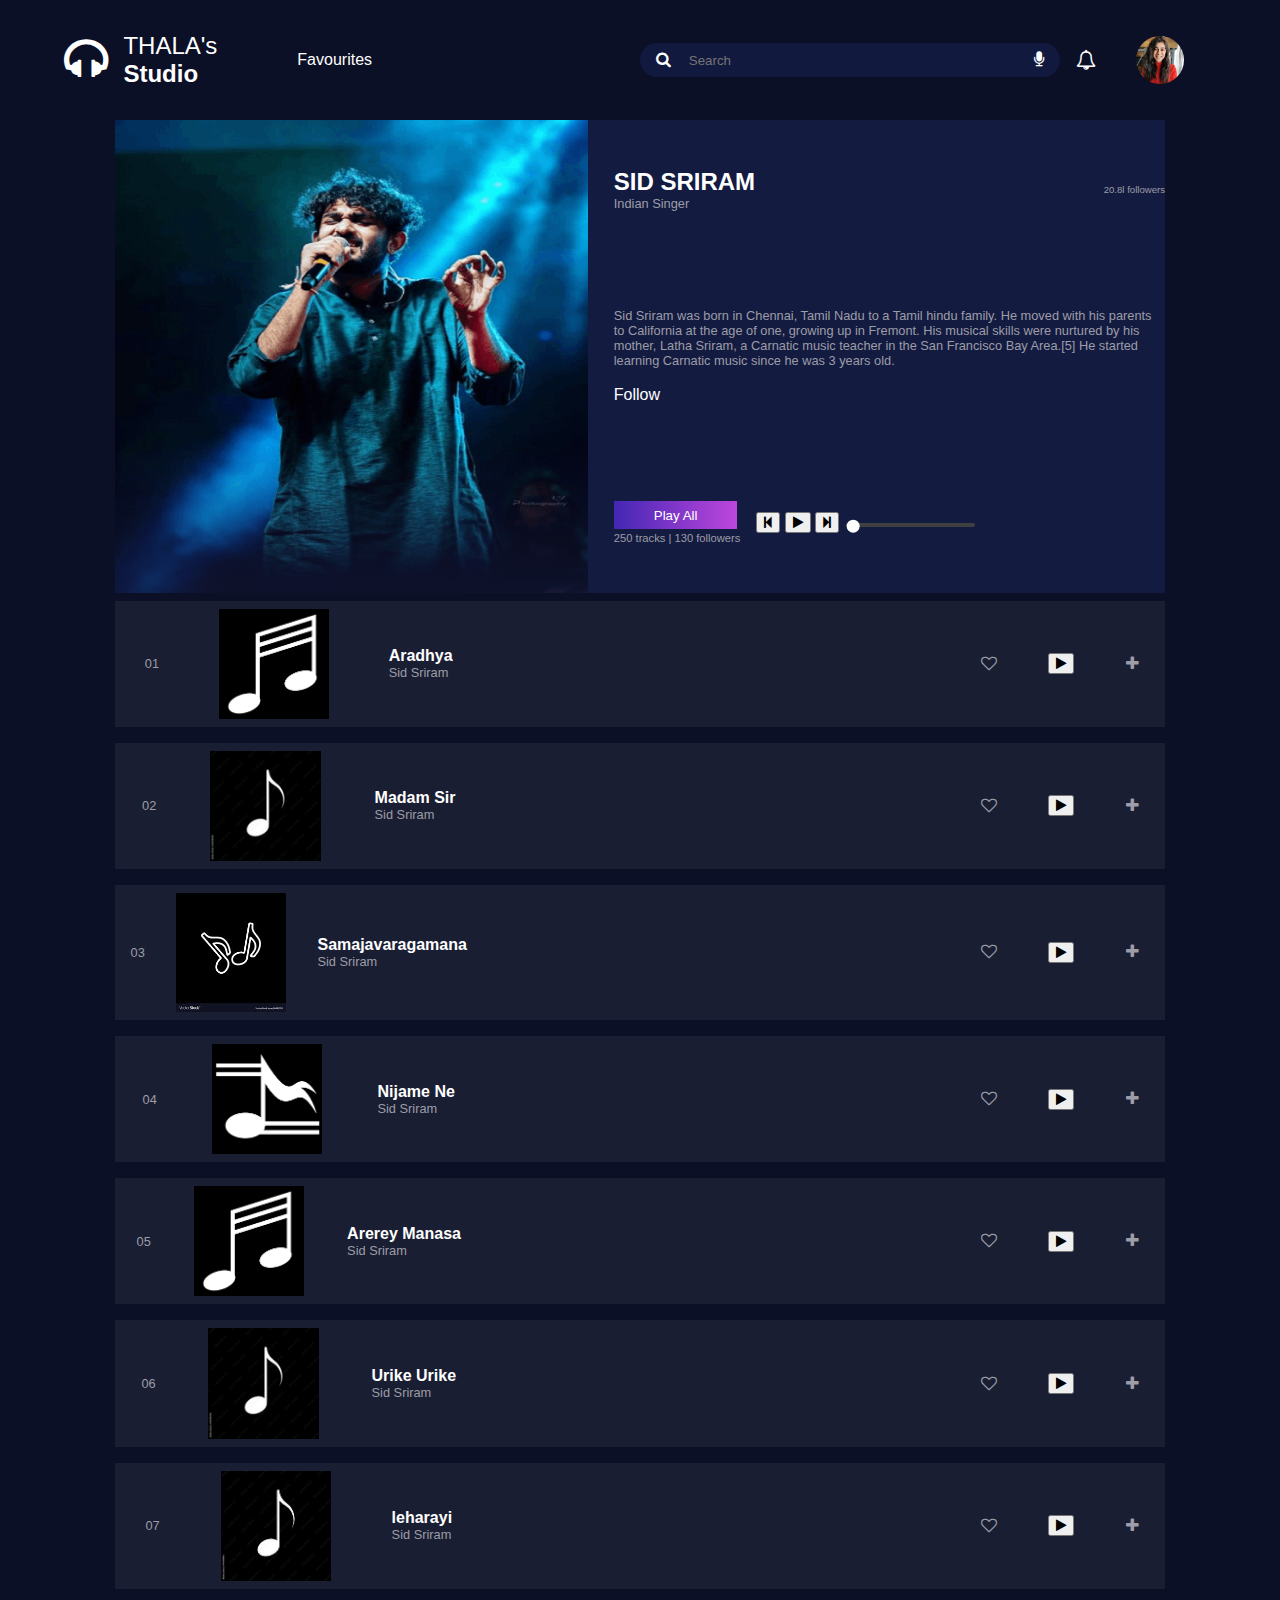
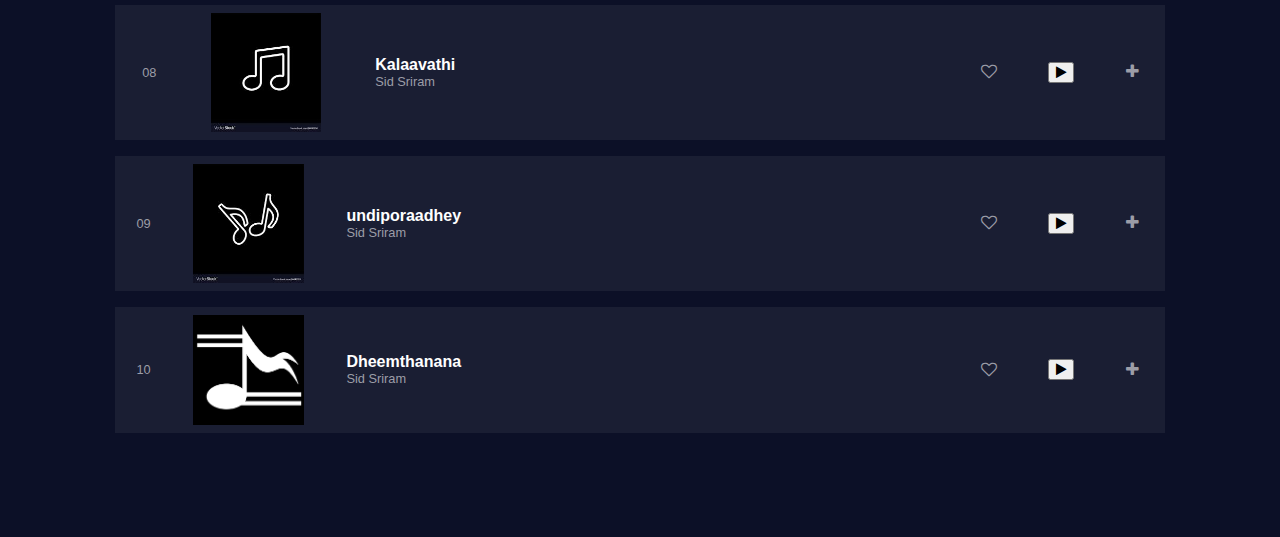
<file: playlist3.html>
<!DOCTYPE html>
<html>
	<head>
		<title>THALA's Studio</title>
		<link rel="stylesheet" type="text/css" href="style.css">
		<link rel="stylesheet" href="https://cdnjs.cloudflare.com/ajax/libs/font-awesome/4.7.0/css/font-awesome.min.css">
		<link rel="shortcut icon" type="image/png" href="src/favicon.png">
		<meta name="viewport" content="width=device-width, initial-scale=1">
	</head>
	<body>
		<header>
			<div class="nav-col left-col">
				<a href="index.html"><div class="header-logo-div"><i class="fa fa-headphones" id="header-logo" aria-hidden="true"></i></div></a>
				<a href="index.html"><div class="header-title">
					<p>THALA's</p>
					<p><b>Studio</b></p>
				</div></a>
				<ul><li><a href="#">Favourites</a></li></ul>
			</div>
			<div class="nav-col right-col">
				<div class="search-box">
					<i class="fa fa-search" aria-hidden="true"></i>
					<input type="text" placeholder="Search" >
					<a href="#"><i class="fa fa-microphone" aria-hidden="true"></i></a>
				</div>
				<a href="#"><i id="notif" class="fa fa-bell-o" aria-hidden="true"></i></a>
				<img class="user-img" src="src/user.jpeg">
			</div>
		</header>

		<!-- MAIN BODY -->
		<div class="container container-flex">
			<main>
				<audio id="audio-player" src="" preload="auto"></audio>
				<div class="featured-playlist flex-space">
					<div class="featured-playlist-image"><img src="src/sidshriram1.png"></div>
					<div class="featured-playlist-details">
						<div class="featured-playlist-info">
							<div class="flex-space featured-playlist-info-top">
								<div class="featured-playlist-info-name">
									<h2>SID SRIRAM</h2>
									<p>Indian Singer  </p>
								</div>
								<div class="followers"><p class="followers">20.8l followers</p></div>
							</div>
						</div>
						<div class="featured-playlist-writeup">
							<p>
								Sid Sriram was born in Chennai, Tamil Nadu to a Tamil hindu family. He moved with his parents to California at the age of one, growing up in Fremont. His musical skills were nurtured by his mother, Latha Sriram, a Carnatic music teacher in the San Francisco Bay Area.[5] He started learning Carnatic music since he was 3 years old.
							</p><br>
							<a href="">Follow</a>
						</div>
						<div class="featured-playlist-buttons">
							<div class="play-all-button">
								<button id ="play-all">Play All</button>
								<p>250 tracks | 130 followers</p>
							</div>
							<div class="player-controls">
								<button id="prev-track"><i class="fa fa-step-backward" aria-hidden="true"></i></button>
								<button id="play-pause"><i class="fa fa-play" aria-hidden="true"></i></button>
								<button id="next-track"><i class="fa fa-step-forward" aria-hidden="true"></i></button>
								<input type="range" id="volume-control" min="0" max="15" step="0.1" value="0.5">
							</div>
							
						</div>
					</div>
				</div>
				<div class="playlist-next-item flex-space">
					<div class="playlist-next-item-entry flex-space">
						<div class="playlist-next-item-entry-info flex-space">
							<p class="playlist-next-item-entry-number">01</p>
							<div class="playlist-next-item-entry-info-image"><img src="src/note3.png"></div>
							<div class="playlist-next-item-entry-info-name">
								<p><b>Aradhya</b></p>
								<p class="playlist-next-item-entry-info-name-sub">Sid Sriram</p>
							</div>
						</div>
						<div class=" playlist-next-item-entry-icons flex-space">
							<a href="#"><i class="fa fa-heart-o" aria-hidden="true"></i></a>
							<button class="play-button" data-audio="src/Aradhya.mp3"><i class="fa fa-play" aria-hidden="true"></i></button>
							<a href="#"><i class="fa fa-plus" aria-hidden="true"></i></a>
						</div>
					</div>
					<div class="playlist-next-item-entry flex-space">
						<div class="playlist-next-item-entry-info flex-space">
							<p class="playlist-next-item-entry-number">02</p>
							<div class="playlist-next-item-entry-info-image"><img src="src/note5.jpg"></div>
							<div class="playlist-next-item-entry-info-name">
								<p><b>Madam Sir</b></p>
								<p class="playlist-next-item-entry-info-name-sub">Sid Sriram</p>
							</div>
						</div>
						<div class=" playlist-next-item-entry-icons flex-space">
							<a href="#"><i class="fa fa-heart-o" aria-hidden="true"></i></a>
							<button class="play-button" data-audio="src/Madam Sir Madam Anthe.mp3"><i class="fa fa-play" aria-hidden="true"></i></button>
							<a href="#"><i class="fa fa-plus" aria-hidden="true"></i></a>
						</div>
					</div>
					<div class="playlist-next-item-entry flex-space">
						<div class="playlist-next-item-entry-info flex-space">
							<p class="playlist-next-item-entry-number">03</p>
							<div class="playlist-next-item-entry-info-image"><img src="src/note2.jpeg"></div>
							<div class="playlist-next-item-entry-info-name">
								<p><b>Samajavaragamana</b></p>
								<p class="playlist-next-item-entry-info-name-sub">Sid Sriram</p>
							</div>
						</div>
						<div class=" playlist-next-item-entry-icons flex-space">
							<a href="#"><i class="fa fa-heart-o" aria-hidden="true"></i></a>
							<button class="play-button" data-audio="src/Samajavaragamana.mp3"><i class="fa fa-play" aria-hidden="true"></i></button>
							<a href="#"><i class="fa fa-plus" aria-hidden="true"></i></a>
						</div>
					</div>
					<div class="playlist-next-item-entry flex-space">
						<div class="playlist-next-item-entry-info flex-space">
							<p class="playlist-next-item-entry-number">04</p>
							<div class="playlist-next-item-entry-info-image"><img src="src/note4.png"></div>
							<div class="playlist-next-item-entry-info-name">
								<p><b>Nijame Ne</b></p>
								<p class="playlist-next-item-entry-info-name-sub">Sid Sriram</p>
							</div>
						</div>
						<div class=" playlist-next-item-entry-icons flex-space">
							<a href="#"><i class="fa fa-heart-o" aria-hidden="true"></i></a>
							<button class="play-button"><i class="fa fa-play" aria-hidden="true"></i></button>
							<a href="#"><i class="fa fa-plus" aria-hidden="true"></i></a>
						</div>
					</div>
					<div class="playlist-next-item-entry flex-space">
						<div class="playlist-next-item-entry-info flex-space">
							<p class="playlist-next-item-entry-number">05</p>
							<div class="playlist-next-item-entry-info-image"><img src="src/note3.png"></div>
							<div class="playlist-next-item-entry-info-name">
								<p><b>Arerey Manasa</b></p>
								<p class="playlist-next-item-entry-info-name-sub">Sid Sriram</p>
							</div>
						</div>
						<div class=" playlist-next-item-entry-icons flex-space">
							<a href="#"><i class="fa fa-heart-o" aria-hidden="true"></i></a>
							<button class="play-button"><i class="fa fa-play" aria-hidden="true"></i></button>
							<a href="#"><i class="fa fa-plus" aria-hidden="true"></i></a>
						</div>
					</div>
					<div class="playlist-next-item-entry flex-space">
						<div class="playlist-next-item-entry-info flex-space">
							<p class="playlist-next-item-entry-number">06</p>
							<div class="playlist-next-item-entry-info-image"><img src="src/note5.jpg"></div>
							<div class="playlist-next-item-entry-info-name">
								<p><b>Urike Urike</b></p>
								<p class="playlist-next-item-entry-info-name-sub">Sid Sriram</p>
							</div>
						</div>
						<div class=" playlist-next-item-entry-icons flex-space">
							<a href="#"><i class="fa fa-heart-o" aria-hidden="true"></i></a>
							<button class="play-button"><i class="fa fa-play" aria-hidden="true"></i></button>
							<a href="#"><i class="fa fa-plus" aria-hidden="true"></i></a>
						</div>
					</div>
					<div class="playlist-next-item-entry flex-space">
						<div class="playlist-next-item-entry-info flex-space">
							<p class="playlist-next-item-entry-number">07</p>
							<div class="playlist-next-item-entry-info-image"><img src="src/note1.jpeg"></div>
							<div class="playlist-next-item-entry-info-name">
								<p><b>leharayi</b></p>
								<p class="playlist-next-item-entry-info-name-sub">Sid Sriram</p>
							</div>
						</div>
						<div class=" playlist-next-item-entry-icons flex-space">
							<a href="#"><i class="fa fa-heart-o" aria-hidden="true"></i></a>
							<button class="play-button"><i class="fa fa-play" aria-hidden="true"></i></button>
							<a href="#"><i class="fa fa-plus" aria-hidden="true"></i></a>
						</div>
					</div>
					<div class="playlist-next-item-entry flex-space">
						<div class="playlist-next-item-entry-info flex-space">
							<p class="playlist-next-item-entry-number">08</p>
							<div class="playlist-next-item-entry-info-image"><img src="src/note.jpeg"></div>
							<div class="playlist-next-item-entry-info-name">
								<p><b>Kalaavathi</b></p>
								<p class="playlist-next-item-entry-info-name-sub">Sid Sriram</p>
							</div>
						</div>
						<div class=" playlist-next-item-entry-icons flex-space">
							<a href="#"><i class="fa fa-heart-o" aria-hidden="true"></i></a>
							<button class="play-button"><i class="fa fa-play" aria-hidden="true"></i></button>
							<a href="#"><i class="fa fa-plus" aria-hidden="true"></i></a>
						</div>
					</div>
					<div class="playlist-next-item-entry flex-space">
						<div class="playlist-next-item-entry-info flex-space">
							<p class="playlist-next-item-entry-number">09</p>
							<div class="playlist-next-item-entry-info-image"><img src="src/note2.jpeg"></div>
							<div class="playlist-next-item-entry-info-name">
								<p><b>undiporaadhey</b></p>
								<p class="playlist-next-item-entry-info-name-sub">Sid Sriram</p>
							</div>
						</div>
						<div class=" playlist-next-item-entry-icons flex-space">
							<a href="#"><i class="fa fa-heart-o" aria-hidden="true"></i></a>
							<button class="play-button"><i class="fa fa-play" aria-hidden="true"></i></button>
							<a href="#"><i class="fa fa-plus" aria-hidden="true"></i></a>
						</div>
					</div>
					<div class="playlist-next-item-entry flex-space">
						<div class="playlist-next-item-entry-info flex-space">
							<p class="playlist-next-item-entry-number">10</p>
							<div class="playlist-next-item-entry-info-image"><img src="src/note4.png"></div>
							<div class="playlist-next-item-entry-info-name">
								<p><b>Dheemthanana</b></p>
								<p class="playlist-next-item-entry-info-name-sub">Sid Sriram</p>
							</div>
						</div>
						<div class=" playlist-next-item-entry-icons flex-space">
							<a href="#"><i class="fa fa-heart-o" aria-hidden="true"></i></a>
							<button class="play-button"><i class="fa fa-play" aria-hidden="true"></i></button>
							<a href="#"><i class="fa fa-plus" aria-hidden="true"></i></a>
						</div>
					</div>
				</div>
			</main>
		
		</div>
		<script>
			const audioPlayer = document.getElementById('audio-player');
			const playButtons = document.querySelectorAll('.play-button');
			const searchInput = document.getElementById('search-input');
			const playPauseButton = document.getElementById('play-pause');
			const volumeControl = document.getElementById('volume-control');
			const prevTrackButton = document.getElementById('prev-track');
			const nextTrackButton = document.getElementById('next-track');
			const audioSources = [
				'src/Aradhya.mp3',
				'src/Madam Sir Madam Anthe.mp3',
				'src/Samajavaragamana.mp3',
				'src/Nijame Ne Chebuthunna.mp3',
				'src/Arerey Manasa.mp3',
				'src/Urike Urike.mp3',
				'src/Leharaayi.mp3',
				'src/Kalaavathi.mp3',
				'src/Undiporaadhey.mp3',
				'src/Dheemthanana.mp3'
			];
			let currentTrackIndex = 0;
	
			// Function to play a specific track by index
			function playTrack(index) {
				audioPlayer.src = audioSources[index];
				audioPlayer.play();
				updatePlayButton(index);
			}
	
			// Update play button icon based on the current track
			function updatePlayButton(index) {
				playButtons.forEach((button, i) => {
					button.innerHTML = i === index && !audioPlayer.paused
						? '<i class="fa fa-pause" aria-hidden="true"></i>'
						: '<i class="fa fa-play" aria-hidden="true"></i>';
				});
			}
			function updatePlayPauseIcon() {
				playPauseButton.innerHTML = audioPlayer.paused
					? '<i class="fa fa-play" aria-hidden="true"></i>'
					: '<i class="fa fa-pause" aria-hidden="true"></i>';
			}
			playPauseButton.addEventListener('click', () => {
					if (audioPlayer.paused) {
						audioPlayer.play();
					} else {
						audioPlayer.pause();
					}
					updatePlayPauseIcon();
				});
	
			// Add click events to individual play buttons
			playButtons.forEach((button, index) => {
				button.addEventListener('click', () => {
					if (audioPlayer.src.endsWith(audioSources[index])) {
						if (audioPlayer.paused) {
							audioPlayer.play();
						} else {
							audioPlayer.pause();
						}
					} else {
						playTrack(index);
					}
					updatePlayButton(index);
				});
			});
	
			// Next Track Control
			nextTrackButton.addEventListener('click', () => {
				currentTrackIndex = (currentTrackIndex + 1) % audioSources.length;
				playTrack(currentTrackIndex);
			});
	
			// Previous Track Control
			prevTrackButton.addEventListener('click', () => {
				currentTrackIndex = (currentTrackIndex - 1 + audioSources.length) % audioSources.length;
				playTrack(currentTrackIndex);
			});
	
			// Volume Control
			volumeControl.addEventListener('input', () => {
				audioPlayer.volume = volumeControl.value;
			});
	
			// "Play All" button event
			document.getElementById('play-all').addEventListener('click', () => {
				currentTrackIndex = 0;
				playTrack(currentTrackIndex);
	
				audioPlayer.onended = () => {
					currentTrackIndex++;
					if (currentTrackIndex < audioSources.length) {
						playTrack(currentTrackIndex);
					} else {
						currentTrackIndex = 0; // Reset index if all tracks are done
						updatePlayButton(-1); // Reset button icons
					}
				};
			});
	
			// Search functionality
			searchInput.addEventListener('input', () => {
				const query = searchInput.value.toLowerCase();
				const songEntries = document.querySelectorAll('.playlist-next-item-entry');
	
				songEntries.forEach(entry => {
					const songName = entry.querySelector('.playlist-next-item-entry-info-name b').innerText.toLowerCase();
					entry.style.display = songName.includes(query) ? 'flex' : 'none';
				});
			});
	
		</script>
	</body>
</html>
</file>
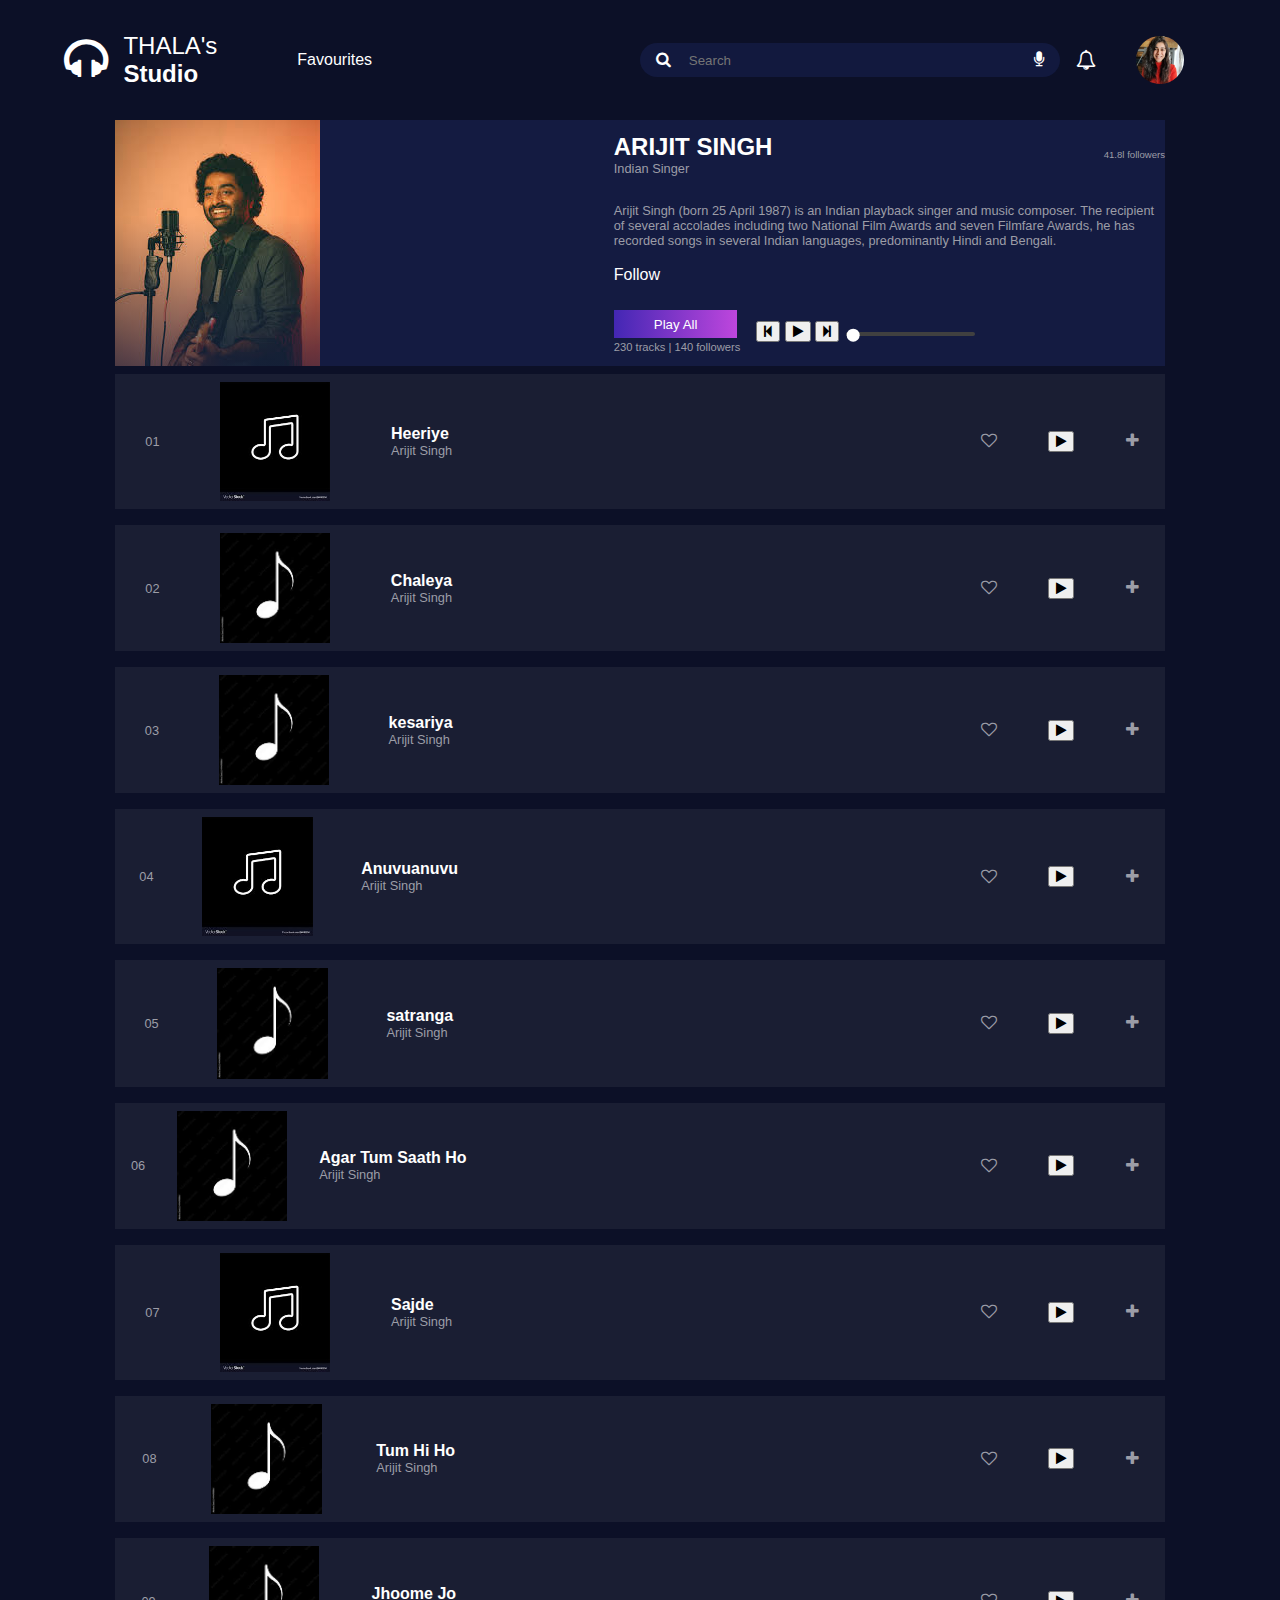
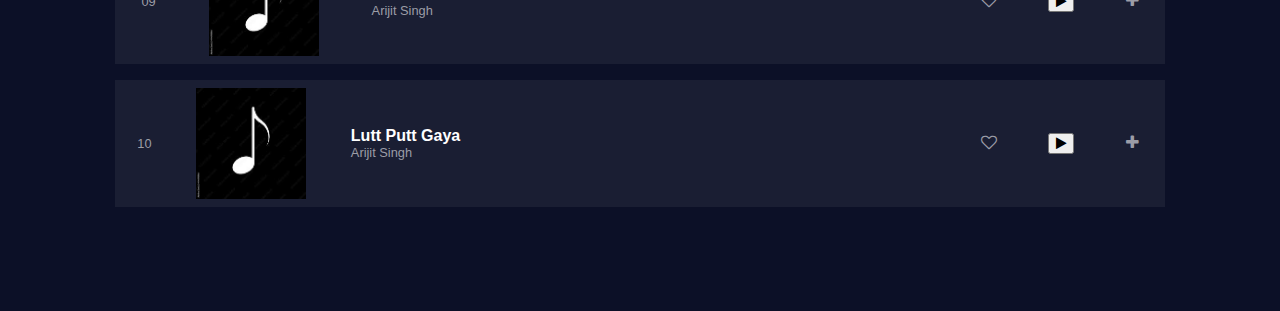
<file: playlist4.html>
<!DOCTYPE html>
<html>
	<head>
		<title>THALA's Studio</title>
		<link rel="stylesheet" type="text/css" href="style.css">
		<link rel="stylesheet" href="https://cdnjs.cloudflare.com/ajax/libs/font-awesome/4.7.0/css/font-awesome.min.css">
		<link rel="shortcut icon" type="image/png" href="src/favicon.png">
		<meta name="viewport" content="width=device-width, initial-scale=1">
	</head>
	<body>
		<header>
			<div class="nav-col left-col">
				<a href="index.html"><div class="header-logo-div"><i class="fa fa-headphones" id="header-logo" aria-hidden="true"></i></div></a>
				<a href="index.html"><div class="header-title">
					<p>THALA's</p>
					<p><b>Studio</b></p>
				</div></a>
				<ul><li><a href="#">Favourites</a></li></ul>
			</div>
			<div class="nav-col right-col">
				<div class="search-box">
					<i class="fa fa-search" aria-hidden="true"></i>
					<input type="text" placeholder="Search" >
					<a href="#"><i class="fa fa-microphone" aria-hidden="true"></i></a>
				</div>
				<a href="#"><i id="notif" class="fa fa-bell-o" aria-hidden="true"></i></a>
				<img class="user-img" src="src/user.jpeg">
			</div>
		</header>

		<!-- MAIN BODY -->
		<div class="container container-flex">
			<main>
				<audio id="audio-player" src="" preload="auto"></audio>
				<div class="featured-playlist flex-space">
					<div class="featured-playlist-image"><img src="src/arijitsingh.jpeg"></div>
					<div class="featured-playlist-details">
						<div class="featured-playlist-info">
							<div class="flex-space featured-playlist-info-top">
								<div class="featured-playlist-info-name">
									<h2>ARIJIT SINGH</h2>
									<p>Indian Singer  </p>
								</div>
								<div class="followers"><p class="followers">41.8l followers</p></div>
							</div>
						</div>
						<div class="featured-playlist-writeup">
							<p>
								Arijit Singh (born 25 April 1987) is an Indian playback singer and music composer. The recipient of several accolades including two National Film Awards and seven Filmfare Awards, he has recorded songs in several Indian languages, predominantly Hindi and Bengali.
							</p><br>
							<a href="">Follow</a>
						</div>
						<div class="featured-playlist-buttons">
							<div class="play-all-button">
								<button id="play-all">Play All</button>
								<p>230 tracks | 140 followers</p>
							</div>
							<div class="player-controls">
								<button id="prev-track"><i class="fa fa-step-backward" aria-hidden="true"></i></button>
								<button id="play-pause"><i class="fa fa-play" aria-hidden="true"></i></button>
								<button id="next-track"><i class="fa fa-step-forward" aria-hidden="true"></i></button>
								<input type="range" id="volume-control" min="0" max="15" step="0.1" value="0.5">
							</div>
							
						</div>
					</div>
				</div>
				<div class="playlist-next-item flex-space">
					<div class="playlist-next-item-entry flex-space">
						<div class="playlist-next-item-entry-info flex-space">
							<p class="playlist-next-item-entry-number">01</p>
							<div class="playlist-next-item-entry-info-image"><img src="src/note.jpeg"></div>
							<div class="playlist-next-item-entry-info-name">
								<p><b>Heeriye</b></p>
								<p class="playlist-next-item-entry-info-name-sub">Arijit Singh</p>
							</div>
						</div>
						<div class="playlist-next-item-entry-icons flex-space">
							<a href="#"><i class="fa fa-heart-o" aria-hidden="true"></i></a>
							<button class="play-button" data-audio="src/Heeriye.mp3"><i class="fa fa-play" aria-hidden="true"></i></button>
							<a href="#"><i class="fa fa-plus" aria-hidden="true"></i></a>
						</div>
					</div>
					<div class="playlist-next-item-entry flex-space">
						<div class="playlist-next-item-entry-info flex-space">
							<p class="playlist-next-item-entry-number">02</p>
							<div class="playlist-next-item-entry-info-image"><img src="src/note1.jpeg"></div>
							<div class="playlist-next-item-entry-info-name">
								<p><b>Chaleya</b></p>
								<p class="playlist-next-item-entry-info-name-sub">Arijit Singh</p>
							</div>
						</div>
						<div class="playlist-next-item-entry-icons flex-space">
							<a href="#"><i class="fa fa-heart-o" aria-hidden="true"></i></a>
							<button class="play-button" data-audio="src/Chaleya.mp3"><i class="fa fa-play" aria-hidden="true"></i></button>
							<a href="#"><i class="fa fa-plus" aria-hidden="true"></i></a>
						</div>
					</div>
					<div class="playlist-next-item-entry flex-space">
						<div class="playlist-next-item-entry-info flex-space">
							<p class="playlist-next-item-entry-number">03</p>
							<div class="playlist-next-item-entry-info-image"><img src="src/note1.jpeg"></div>
							<div class="playlist-next-item-entry-info-name">
								<p><b>kesariya</b></p>
								<p class="playlist-next-item-entry-info-name-sub">Arijit Singh</p>
							</div>
						</div>
						<div class="playlist-next-item-entry-icons flex-space">
							<a href="#"><i class="fa fa-heart-o" aria-hidden="true"></i></a>
							<button class="play-button" data-audio="src/kesariya.mp3"><i class="fa fa-play" aria-hidden="true"></i></button>
							<a href="#"><i class="fa fa-plus" aria-hidden="true"></i></a>
						</div>
					</div>
					<div class="playlist-next-item-entry flex-space">
						<div class="playlist-next-item-entry-info flex-space">
							<p class="playlist-next-item-entry-number">04</p>
							<div class="playlist-next-item-entry-info-image"><img src="src/note.jpeg"></div>
							<div class="playlist-next-item-entry-info-name">
								<p><b>Anuvuanuvu</b></p>
								<p class="playlist-next-item-entry-info-name-sub">Arijit Singh</p>
							</div>
						</div>
						<div class="playlist-next-item-entry-icons flex-space">
							<a href="#"><i class="fa fa-heart-o" aria-hidden="true"></i></a>
							<button class="play-button"><i class="fa fa-play" aria-hidden="true"></i></button>
							<a href="#"><i class="fa fa-plus" aria-hidden="true"></i></a>
						</div>
					</div>
					<div class="playlist-next-item-entry flex-space">
						<div class="playlist-next-item-entry-info flex-space">
							<p class="playlist-next-item-entry-number">05</p>
							<div class="playlist-next-item-entry-info-image"><img src="src/note1.jpeg"></div>
							<div class="playlist-next-item-entry-info-name">
								<p><b>satranga</b></p>
								<p class="playlist-next-item-entry-info-name-sub">Arijit Singh</p>
							</div>
						</div>
						<div class="playlist-next-item-entry-icons flex-space">
							<a href="#"><i class="fa fa-heart-o" aria-hidden="true"></i></a>
							<button class="play-button" data-audio="src/Chaleya.mp3"><i class="fa fa-play" aria-hidden="true"></i></button>
							<a href="#"><i class="fa fa-plus" aria-hidden="true"></i></a>
						</div>
					</div>
					<div class="playlist-next-item-entry flex-space">
						<div class="playlist-next-item-entry-info flex-space">
							<p class="playlist-next-item-entry-number">06</p>
							<div class="playlist-next-item-entry-info-image"><img src="src/note1.jpeg"></div>
							<div class="playlist-next-item-entry-info-name">
								<p><b>Agar Tum  Saath Ho</b></p>
								<p class="playlist-next-item-entry-info-name-sub">Arijit Singh</p>
							</div>
						</div>
						<div class="playlist-next-item-entry-icons flex-space">
							<a href="#"><i class="fa fa-heart-o" aria-hidden="true"></i></a>
							<button class="play-button"><i class="fa fa-play" aria-hidden="true"></i></button>
							<a href="#"><i class="fa fa-plus" aria-hidden="true"></i></a>
						</div>
					</div>
					<div class="playlist-next-item-entry flex-space">
						<div class="playlist-next-item-entry-info flex-space">
							<p class="playlist-next-item-entry-number">07</p>
							<div class="playlist-next-item-entry-info-image"><img src="src/note.jpeg"></div>
							<div class="playlist-next-item-entry-info-name">
								<p><b>Sajde</b></p>
								<p class="playlist-next-item-entry-info-name-sub">Arijit Singh</p>
							</div>
						</div>
						<div class="playlist-next-item-entry-icons flex-space">
							<a href="#"><i class="fa fa-heart-o" aria-hidden="true"></i></a>
							<button class="play-button"><i class="fa fa-play" aria-hidden="true"></i></button>
							<a href="#"><i class="fa fa-plus" aria-hidden="true"></i></a>
						</div>
					</div>
					<div class="playlist-next-item-entry flex-space">
						<div class="playlist-next-item-entry-info flex-space">
							<p class="playlist-next-item-entry-number">08</p>
							<div class="playlist-next-item-entry-info-image"><img src="src/note1.jpeg"></div>
							<div class="playlist-next-item-entry-info-name">
								<p><b>Tum Hi Ho</b></p>
								<p class="playlist-next-item-entry-info-name-sub">Arijit Singh</p>
							</div>
						</div>
						<div class="playlist-next-item-entry-icons flex-space">
							<a href="#"><i class="fa fa-heart-o" aria-hidden="true"></i></a>
							<button class="play-button" data-audio="src/Chaleya.mp3"><i class="fa fa-play" aria-hidden="true"></i></button>
							<a href="#"><i class="fa fa-plus" aria-hidden="true"></i></a>
						</div>
					</div>
					<div class="playlist-next-item-entry flex-space">
						<div class="playlist-next-item-entry-info flex-space">
							<p class="playlist-next-item-entry-number">09</p>
							<div class="playlist-next-item-entry-info-image"><img src="src/note1.jpeg"></div>
							<div class="playlist-next-item-entry-info-name">
								<p><b>Jhoome Jo</b></p>
								<p class="playlist-next-item-entry-info-name-sub">Arijit Singh</p>
							</div>
						</div>
						<div class="playlist-next-item-entry-icons flex-space">
							<a href="#"><i class="fa fa-heart-o" aria-hidden="true"></i></a>
							<button class="play-button" data-audio="src/kesariya.mp3"><i class="fa fa-play" aria-hidden="true"></i></button>
							<a href="#"><i class="fa fa-plus" aria-hidden="true"></i></a>
						</div>
					</div>
					<div class="playlist-next-item-entry flex-space">
						<div class="playlist-next-item-entry-info flex-space">
							<p class="playlist-next-item-entry-number">10</p>
							<div class="playlist-next-item-entry-info-image"><img src="src/note1.jpeg"></div>
							<div class="playlist-next-item-entry-info-name">
								<p><b>Lutt Putt Gaya</b></p>
								<p class="playlist-next-item-entry-info-name-sub">Arijit Singh</p>
							</div>
						</div>
						<div class="playlist-next-item-entry-icons flex-space">
							<a href="#"><i class="fa fa-heart-o" aria-hidden="true"></i></a>
							<button class="play-button" data-audio="src/kesariya.mp3"><i class="fa fa-play" aria-hidden="true"></i></button>
							<a href="#"><i class="fa fa-plus" aria-hidden="true"></i></a>
						</div>
					</div>
				</div>
			</main>
		
		</div>
		<script>
			const audioPlayer = document.getElementById('audio-player');
			const playButtons = document.querySelectorAll('.play-button');
			const searchInput = document.getElementById('search-input');
			const playPauseButton = document.getElementById('play-pause');
			const volumeControl = document.getElementById('volume-control');
			const prevTrackButton = document.getElementById('prev-track');
			const nextTrackButton = document.getElementById('next-track');
			const audioSources = [
				'src/Heeriye.mp3',
				'src/Chaleya.mp3',
				'src/kesariya.mp3',
				'src/Anuvanuvuu.mp3',
				'src/Satranga.mp3',
				'src/Agar Tum Saath Ho.mp3',
				'src/Sajde.mp3',
				'src/Tum Hi Ho.mp3',
				'src/Jhoome Jo Pathaan.mp3',
				'src/Lutt Putt Gaya.mp3'
			];
			let currentTrackIndex = 0;
	
			// Function to play a specific track by index
			function playTrack(index) {
				audioPlayer.src = audioSources[index];
				audioPlayer.play();
				updatePlayButton(index);
			}
	
			// Update play button icon based on the current track
			function updatePlayButton(index) {
				playButtons.forEach((button, i) => {
					button.innerHTML = i === index && !audioPlayer.paused
						? '<i class="fa fa-pause" aria-hidden="true"></i>'
						: '<i class="fa fa-play" aria-hidden="true"></i>';
				});
			}
			function updatePlayPauseIcon() {
				playPauseButton.innerHTML = audioPlayer.paused
					? '<i class="fa fa-play" aria-hidden="true"></i>'
					: '<i class="fa fa-pause" aria-hidden="true"></i>';
			}
			playPauseButton.addEventListener('click', () => {
					if (audioPlayer.paused) {
						audioPlayer.play();
					} else {
						audioPlayer.pause();
					}
					updatePlayPauseIcon();
				});
	
			// Add click events to individual play buttons
			playButtons.forEach((button, index) => {
				button.addEventListener('click', () => {
					if (audioPlayer.src.endsWith(audioSources[index])) {
						if (audioPlayer.paused) {
							audioPlayer.play();
						} else {
							audioPlayer.pause();
						}
					} else {
						playTrack(index);
					}
					updatePlayButton(index);
				});
			});
	
			// Next Track Control
			nextTrackButton.addEventListener('click', () => {
				currentTrackIndex = (currentTrackIndex + 1) % audioSources.length;
				playTrack(currentTrackIndex);
			});
	
			// Previous Track Control
			prevTrackButton.addEventListener('click', () => {
				currentTrackIndex = (currentTrackIndex - 1 + audioSources.length) % audioSources.length;
				playTrack(currentTrackIndex);
			});
	
			// Volume Control
			volumeControl.addEventListener('input', () => {
				audioPlayer.volume = volumeControl.value;
			});
	
			// "Play All" button event
			document.getElementById('play-all').addEventListener('click', () => {
				currentTrackIndex = 0;
				playTrack(currentTrackIndex);
	
				audioPlayer.onended = () => {
					currentTrackIndex++;
					if (currentTrackIndex < audioSources.length) {
						playTrack(currentTrackIndex);
					} else {
						currentTrackIndex = 0; // Reset index if all tracks are done
						updatePlayButton(-1); // Reset button icons
					}
				};
			});
	
			// Search functionality
			searchInput.addEventListener('input', () => {
				const query = searchInput.value.toLowerCase();
				const songEntries = document.querySelectorAll('.playlist-next-item-entry');
	
				songEntries.forEach(entry => {
					const songName = entry.querySelector('.playlist-next-item-entry-info-name b').innerText.toLowerCase();
					entry.style.display = songName.includes(query) ? 'flex' : 'none';
				});
			});
	
		</script>
	</body>
</html>
</file>
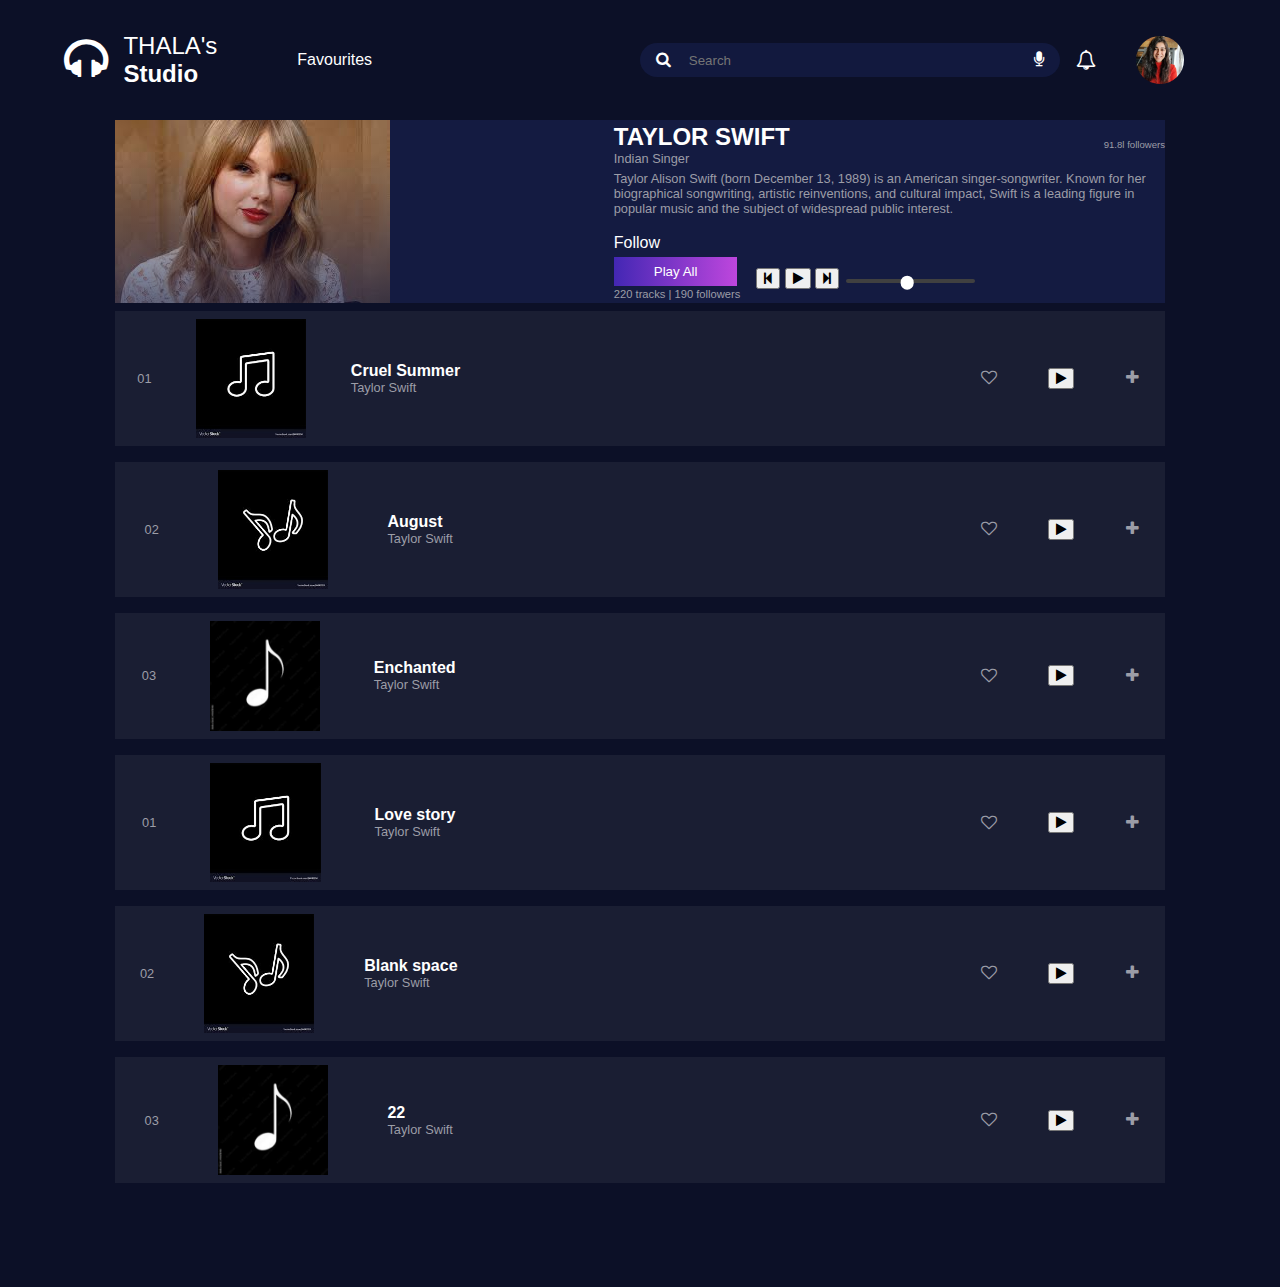
<file: playlist5.html>
<!DOCTYPE html>
<html>
	<head>
		<title>THALA's Studio</title>
		<link rel="stylesheet" type="text/css" href="style.css">
		<link rel="stylesheet" href="https://cdnjs.cloudflare.com/ajax/libs/font-awesome/4.7.0/css/font-awesome.min.css">
		<link rel="shortcut icon" type="image/png" href="src/favicon.png">
		<meta name="viewport" content="width=device-width, initial-scale=1">
	</head>
	<body>
		<header>
			<div class="nav-col left-col">
				<a href="index.html"><div class="header-logo-div"><i class="fa fa-headphones" id="header-logo" aria-hidden="true"></i></div></a>
				<a href="index.html"><div class="header-title">
					<p>THALA's</p>
					<p><b>Studio</b></p>
				</div></a>
				<ul><li><a href="#">Favourites</a></li></ul>
			</div>
			<div class="nav-col right-col">
				<div class="search-box">
					<i class="fa fa-search" aria-hidden="true"></i>
					<input type="text" placeholder="Search" >
					<a href="#"><i class="fa fa-microphone" aria-hidden="true"></i></a>
				</div>
				<a href="#"><i id="notif" class="fa fa-bell-o" aria-hidden="true"></i></a>
				<img class="user-img" src="src/user.jpeg">
			</div>
		</header>

		<!-- MAIN BODY -->
		<div class="container container-flex">
			<main>
				<audio id="audio-player" src="" preload="auto"></audio>
				<div class="featured-playlist flex-space">
					<div class="featured-playlist-image"><img src="src/taylorswift.jpeg"></div>
					<div class="featured-playlist-details">
						<div class="featured-playlist-info">
							<div class="flex-space featured-playlist-info-top">
								<div class="featured-playlist-info-name">
									<h2>TAYLOR SWIFT</h2>
									<p>Indian Singer  </p>
								</div>
								<div class="followers"><p class="followers">91.8l followers</p></div>
							</div>
						</div>
						<div class="featured-playlist-writeup">
							<p>
								Taylor Alison Swift (born December 13, 1989) is an American singer-songwriter. Known for her biographical songwriting, artistic reinventions, and cultural impact, Swift is a leading figure in popular music and the subject of widespread public interest.
							</p><br>
							<a href="">Follow</a>
						</div>
						<div class="featured-playlist-buttons">
							<div class="play-all-button">
								<button id="play-all">Play All</button>
								<p>220 tracks | 190 followers</p>
							</div>
							<div class="player-controls">
								<button id="prev-track"><i class="fa fa-step-backward" aria-hidden="true"></i></button>
								<button id="play-pause"><i class="fa fa-play" aria-hidden="true"></i></button>
								<button id="next-track"><i class="fa fa-step-forward" aria-hidden="true"></i></button>
								<input type="range" id="volume-control" min="0" max="1" step="0.1" value="0.5">
							</div>
						</div>
					</div>
				</div>
				<div class="playlist-next-item flex-space">
					<div class="playlist-next-item-entry flex-space">
						<div class="playlist-next-item-entry-info flex-space">
							<p class="playlist-next-item-entry-number">01</p>
							<div class="playlist-next-item-entry-info-image"><img src="src/note.jpeg"></div>
							<div class="playlist-next-item-entry-info-name">
								<p><b>Cruel Summer</b></p>
								<p class="playlist-next-item-entry-info-name-sub">Taylor Swift</p>
							</div>
						</div>
						<div class="playlist-next-item-entry-icons flex-space">
							<a href="#"><i class="fa fa-heart-o" aria-hidden="true"></i></a>
							<button class="play-button" data-audio="src/Cruel Summer.mp3"><i class="fa fa-play" aria-hidden="true"></i></button>
							<a href="#"><i class="fa fa-plus" aria-hidden="true"></i></a>
						</div>
					</div>
					<div class="playlist-next-item-entry flex-space">
						<div class="playlist-next-item-entry-info flex-space">
							<p class="playlist-next-item-entry-number">02</p>
							<div class="playlist-next-item-entry-info-image"><img src="src/note2.jpeg"></div>
							<div class="playlist-next-item-entry-info-name">
								<p><b>August </b></p>
								<p class="playlist-next-item-entry-info-name-sub">Taylor Swift</p>
							</div>
						</div>
						<div class="playlist-next-item-entry-icons flex-space">
							<a href="#"><i class="fa fa-heart-o" aria-hidden="true"></i></a>
							<button class="play-button" data-audio="src/August.mp3"><i class="fa fa-play" aria-hidden="true"></i></button>
							<a href="#"><i class="fa fa-plus" aria-hidden="true"></i></a>
						</div>
					</div>
					<div class="playlist-next-item-entry flex-space">
						<div class="playlist-next-item-entry-info flex-space">
							<p class="playlist-next-item-entry-number">03</p>
							<div class="playlist-next-item-entry-info-image"><img src="src/note5.jpg"></div>
							<div class="playlist-next-item-entry-info-name">
								<p><b>Enchanted</b></p>
								<p class="playlist-next-item-entry-info-name-sub">Taylor Swift</p>
							</div>
						</div>
						<div class="playlist-next-item-entry-icons flex-space">
							<a href="#"><i class="fa fa-heart-o" aria-hidden="true"></i></a>
							<button class="play-button" data-audio="src/Enchanted.mp3"><i class="fa fa-play" aria-hidden="true"></i></button>
							<a href="#"><i class="fa fa-plus" aria-hidden="true"></i></a>
						</div>
					</div>
					<div class="playlist-next-item-entry flex-space">
						<div class="playlist-next-item-entry-info flex-space">
							<p class="playlist-next-item-entry-number">01</p>
							<div class="playlist-next-item-entry-info-image"><img src="src/note.jpeg"></div>
							<div class="playlist-next-item-entry-info-name">
								<p><b>Love story</b></p>
								<p class="playlist-next-item-entry-info-name-sub">Taylor Swift</p>
							</div>
						</div>
						<div class="playlist-next-item-entry-icons flex-space">
							<a href="#"><i class="fa fa-heart-o" aria-hidden="true"></i></a>
							<button class="play-button" data-audio="src/Cruel Summer.mp3"><i class="fa fa-play" aria-hidden="true"></i></button>
							<a href="#"><i class="fa fa-plus" aria-hidden="true"></i></a>
						</div>
					</div>
					<div class="playlist-next-item-entry flex-space">
						<div class="playlist-next-item-entry-info flex-space">
							<p class="playlist-next-item-entry-number">02</p>
							<div class="playlist-next-item-entry-info-image"><img src="src/note2.jpeg"></div>
							<div class="playlist-next-item-entry-info-name">
								<p><b>Blank space </b></p>
								<p class="playlist-next-item-entry-info-name-sub">Taylor Swift</p>
							</div>
						</div>
						<div class="playlist-next-item-entry-icons flex-space">
							<a href="#"><i class="fa fa-heart-o" aria-hidden="true"></i></a>
							<button class="play-button" data-audio="src/August.mp3"><i class="fa fa-play" aria-hidden="true"></i></button>
							<a href="#"><i class="fa fa-plus" aria-hidden="true"></i></a>
						</div>
					</div>
					<div class="playlist-next-item-entry flex-space">
						<div class="playlist-next-item-entry-info flex-space">
							<p class="playlist-next-item-entry-number">03</p>
							<div class="playlist-next-item-entry-info-image"><img src="src/note5.jpg"></div>
							<div class="playlist-next-item-entry-info-name">
								<p><b>22</b></p>
								<p class="playlist-next-item-entry-info-name-sub">Taylor Swift</p>
							</div>
						</div>
						<div class="playlist-next-item-entry-icons flex-space">
							<a href="#"><i class="fa fa-heart-o" aria-hidden="true"></i></a>
							<button class="play-button" data-audio="src/Enchanted.mp3"><i class="fa fa-play" aria-hidden="true"></i></button>
							<a href="#"><i class="fa fa-plus" aria-hidden="true"></i></a>
						</div>
					</div>
				</div>
			</main>
		
		</div>
		<script>
			const audioPlayer = document.getElementById('audio-player');
			const playButtons = document.querySelectorAll('.play-button');
			const searchInput = document.getElementById('search-input');
			const playPauseButton = document.getElementById('play-pause');
			const volumeControl = document.getElementById('volume-control');
			const prevTrackButton = document.getElementById('prev-track');
			const nextTrackButton = document.getElementById('next-track');
			const audioSources = [
				'src/Cruel Summer.mp3',
				'src/August.mp3',
				'src/Enchanted.mp3',
				'src/LoveStory.mp3',
				'src/BlankSpace.mp3',
				'src/22.mp3'
			];
			let currentTrackIndex = 0;
	
			// Function to play a specific track by index
			function playTrack(index) {
				audioPlayer.src = audioSources[index];
				audioPlayer.play();
				updatePlayButton(index);
			}
	
			// Update play button icon based on the current track
			function updatePlayButton(index) {
				playButtons.forEach((button, i) => {
					button.innerHTML = i === index && !audioPlayer.paused
						? '<i class="fa fa-pause" aria-hidden="true"></i>'
						: '<i class="fa fa-play" aria-hidden="true"></i>';
				});
			}
			function updatePlayPauseIcon() {
				playPauseButton.innerHTML = audioPlayer.paused
					? '<i class="fa fa-play" aria-hidden="true"></i>'
					: '<i class="fa fa-pause" aria-hidden="true"></i>';
			}
			playPauseButton.addEventListener('click', () => {
					if (audioPlayer.paused) {
						audioPlayer.play();
					} else {
						audioPlayer.pause();
					}
					updatePlayPauseIcon();
				});
	
			// Add click events to individual play buttons
			playButtons.forEach((button, index) => {
				button.addEventListener('click', () => {
					if (audioPlayer.src.endsWith(audioSources[index])) {
						if (audioPlayer.paused) {
							audioPlayer.play();
						} else {
							audioPlayer.pause();
						}
					} else {
						playTrack(index);
					}
					updatePlayButton(index);
				});
			});
	
			// Next Track Control
			nextTrackButton.addEventListener('click', () => {
				currentTrackIndex = (currentTrackIndex + 1) % audioSources.length;
				playTrack(currentTrackIndex);
			});
	
			// Previous Track Control
			prevTrackButton.addEventListener('click', () => {
				currentTrackIndex = (currentTrackIndex - 1 + audioSources.length) % audioSources.length;
				playTrack(currentTrackIndex);
			});
	
			// Volume Control
			volumeControl.addEventListener('input', () => {
				audioPlayer.volume = volumeControl.value;
			});
	
			// "Play All" button event
			document.getElementById('play-all').addEventListener('click', () => {
				currentTrackIndex = 0;
				playTrack(currentTrackIndex);
	
				audioPlayer.onended = () => {
					currentTrackIndex++;
					if (currentTrackIndex < audioSources.length) {
						playTrack(currentTrackIndex);
					} else {
						currentTrackIndex = 0; // Reset index if all tracks are done
						updatePlayButton(-1); // Reset button icons
					}
				};
			});
	
			// Search functionality
			searchInput.addEventListener('input', () => {
				const query = searchInput.value.toLowerCase();
				const songEntries = document.querySelectorAll('.playlist-next-item-entry');
	
				songEntries.forEach(entry => {
					const songName = entry.querySelector('.playlist-next-item-entry-info-name b').innerText.toLowerCase();
					entry.style.display = songName.includes(query) ? 'flex' : 'none';
				});
			});
	
		</script>
	</body>
</html>
</file>
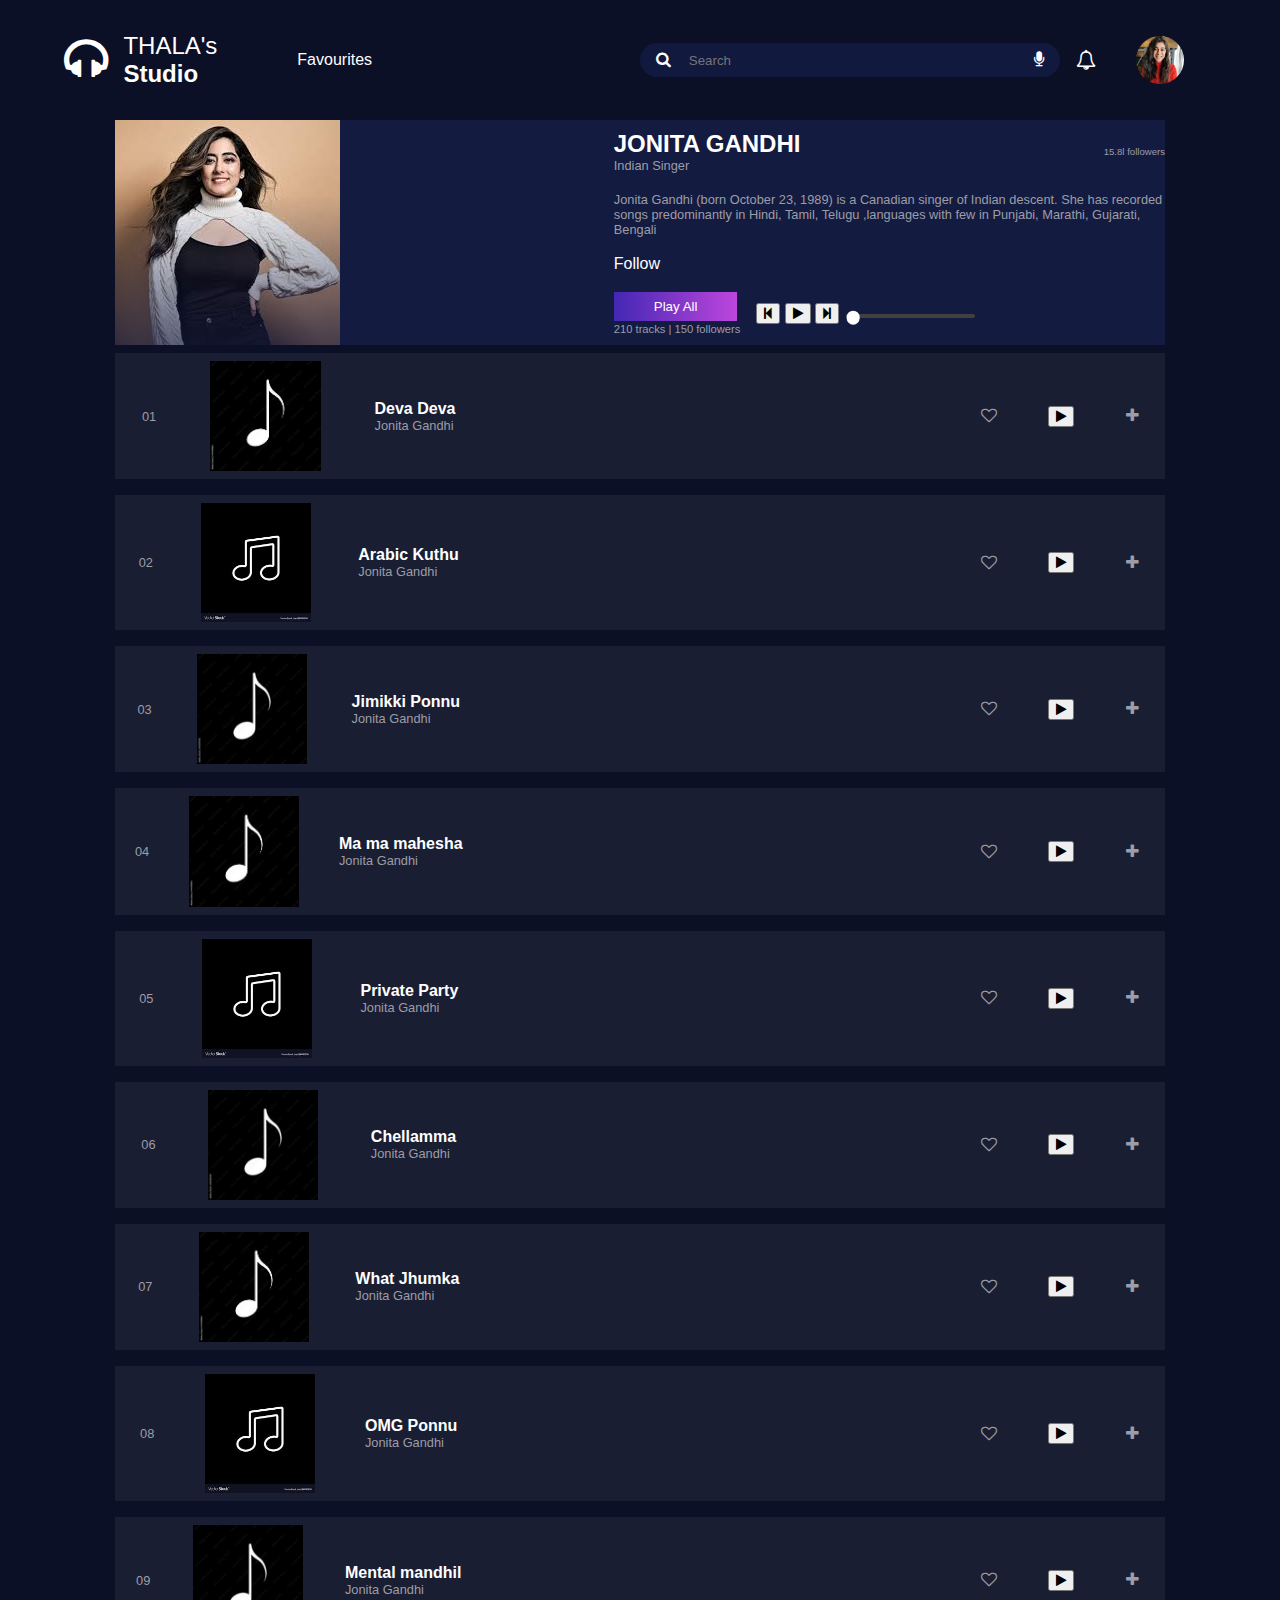
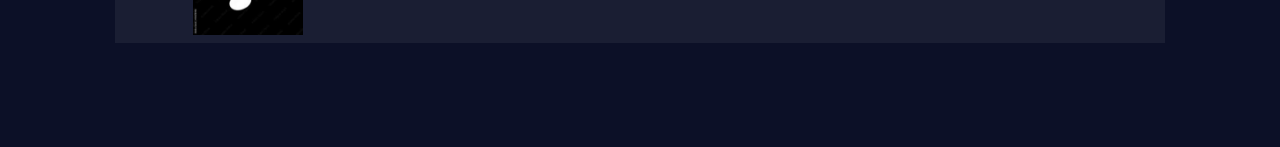
<file: playlist6.html>
<!DOCTYPE html>
<html>
	<head>
		<title>THALA's Studio</title>
		<link rel="stylesheet" type="text/css" href="style.css">
		<link rel="stylesheet" href="https://cdnjs.cloudflare.com/ajax/libs/font-awesome/4.7.0/css/font-awesome.min.css">
		<link rel="shortcut icon" type="image/png" href="src/favicon.png">
		<meta name="viewport" content="width=device-width, initial-scale=1">
	</head>
	<body>
		<header>
			<div class="nav-col left-col">
				<a href="index.html"><div class="header-logo-div"><i class="fa fa-headphones" id="header-logo" aria-hidden="true"></i></div></a>
				<a href="index.html"><div class="header-title">
					<p>THALA's</p>
					<p><b>Studio</b></p>
				</div></a>
				<ul><li><a href="#">Favourites</a></li></ul>
			</div>
			<div class="nav-col right-col">
				<div class="search-box">
					<i class="fa fa-search" aria-hidden="true"></i>
					<input type="text" placeholder="Search" >
					<a href="#"><i class="fa fa-microphone" aria-hidden="true"></i></a>
				</div>
				<a href="#"><i id="notif" class="fa fa-bell-o" aria-hidden="true"></i></a>
				<img class="user-img" src="src/user.jpeg">
			</div>
		</header>

		<!-- MAIN BODY -->
		<div class="container container-flex">
			<main>
				<audio id="audio-player" src="" preload="auto"></audio>
				<div class="featured-playlist flex-space">
					<div class="featured-playlist-image"><img src="src/jonita.jpeg"></div>
					<div class="featured-playlist-details">
						<div class="featured-playlist-info">
							<div class="flex-space featured-playlist-info-top">
								<div class="featured-playlist-info-name">
									<h2>JONITA GANDHI</h2>
									<p>Indian Singer  </p>
								</div>
								<div class="followers"><p class="followers">15.8l followers</p></div>
							</div>
						</div>
						<div class="featured-playlist-writeup">
							<p>
								Jonita Gandhi (born October 23, 1989) is a Canadian singer of Indian descent. She has recorded songs predominantly in Hindi, Tamil, Telugu ,languages with few in Punjabi, Marathi, Gujarati, Bengali
							</p><br>
							<a href="">Follow</a>
						</div>
						<div class="featured-playlist-buttons">
							<div class="play-all-button">
								<button id="play-all">Play All</button>
								<p>210 tracks | 150 followers</p>
							</div>
							<div class="player-controls">
								<button id="prev-track"><i class="fa fa-step-backward" aria-hidden="true"></i></button>
								<button id="play-pause"><i class="fa fa-play" aria-hidden="true"></i></button>
								<button id="next-track"><i class="fa fa-step-forward" aria-hidden="true"></i></button>
								<input type="range" id="volume-control" min="0" max="15" step="0.1" value="0.5">
							</div>
							
						</div>
					</div>
				</div>
				<div class="playlist-next-item flex-space">
					<div class="playlist-next-item-entry flex-space">
						<div class="playlist-next-item-entry-info flex-space">
							<p class="playlist-next-item-entry-number">01</p>
							<div class="playlist-next-item-entry-info-image"><img src="src/note1.jpeg"></div>
							<div class="playlist-next-item-entry-info-name">
								<p><b>Deva Deva</b></p>
								<p class="playlist-next-item-entry-info-name-sub">Jonita Gandhi</p>
							</div>
						</div>
						<div class="playlist-next-item-entry-icons flex-space">
							<a href="#"><i class="fa fa-heart-o" aria-hidden="true"></i></a>
							<button class="play-button" data-audio="src/Deva Deva.mp3"><i class="fa fa-play" aria-hidden="true"></i></button>
							<a href="#"><i class="fa fa-plus" aria-hidden="true"></i></a>
						</div>
					</div>
					<div class="playlist-next-item-entry flex-space">
						<div class="playlist-next-item-entry-info flex-space">
							<p class="playlist-next-item-entry-number">02</p>
							<div class="playlist-next-item-entry-info-image"><img src="src/note.jpeg"></div>
							<div class="playlist-next-item-entry-info-name">
								<p><b>Arabic Kuthu</b></p>
								<p class="playlist-next-item-entry-info-name-sub">Jonita Gandhi</p>
							</div>
						</div>
						<div class="playlist-next-item-entry-icons flex-space">
							<a href="#"><i class="fa fa-heart-o" aria-hidden="true"></i></a>
							<button class="play-button" data-audio="src/Arabic Kuthu.mp3"><i class="fa fa-play" aria-hidden="true"></i></button>
							<a href="#"><i class="fa fa-plus" aria-hidden="true"></i></a>
						</div>
					</div>
					<div class="playlist-next-item-entry flex-space">
						<div class="playlist-next-item-entry-info flex-space">
							<p class="playlist-next-item-entry-number">03</p>
							<div class="playlist-next-item-entry-info-image"><img src="src/note5.jpg"></div>
							<div class="playlist-next-item-entry-info-name">
								<p><b>Jimikki Ponnu</b></p>
								<p class="playlist-next-item-entry-info-name-sub">Jonita Gandhi</p>
							</div>
						</div>
						<div class="playlist-next-item-entry-icons flex-space">
							<a href="#"><i class="fa fa-heart-o" aria-hidden="true"></i></a>
							<button class="play-button" data-audio="src/Jimikki Ponnu.mp3"><i class="fa fa-play" aria-hidden="true"></i></button>
							<a href="#"><i class="fa fa-plus" aria-hidden="true"></i></a>
						</div>
					</div>
					<div class="playlist-next-item-entry flex-space">
						<div class="playlist-next-item-entry-info flex-space">
							<p class="playlist-next-item-entry-number">04</p>
							<div class="playlist-next-item-entry-info-image"><img src="src/note1.jpeg"></div>
							<div class="playlist-next-item-entry-info-name">
								<p><b>Ma ma mahesha</b></p>
								<p class="playlist-next-item-entry-info-name-sub">Jonita Gandhi</p>
							</div>
						</div>
						<div class="playlist-next-item-entry-icons flex-space">
							<a href="#"><i class="fa fa-heart-o" aria-hidden="true"></i></a>
							<button class="play-button" data-audio="src/Deva Deva.mp3"><i class="fa fa-play" aria-hidden="true"></i></button>
							<a href="#"><i class="fa fa-plus" aria-hidden="true"></i></a>
						</div>
					</div>
					<div class="playlist-next-item-entry flex-space">
						<div class="playlist-next-item-entry-info flex-space">
							<p class="playlist-next-item-entry-number">05</p>
							<div class="playlist-next-item-entry-info-image"><img src="src/note.jpeg"></div>
							<div class="playlist-next-item-entry-info-name">
								<p><b>Private Party</b></p>
								<p class="playlist-next-item-entry-info-name-sub">Jonita Gandhi</p>
							</div>
						</div>
						<div class="playlist-next-item-entry-icons flex-space">
							<a href="#"><i class="fa fa-heart-o" aria-hidden="true"></i></a>
							<button class="play-button" data-audio="src/Arabic Kuthu.mp3"><i class="fa fa-play" aria-hidden="true"></i></button>
							<a href="#"><i class="fa fa-plus" aria-hidden="true"></i></a>
						</div>
					</div>
					<div class="playlist-next-item-entry flex-space">
						<div class="playlist-next-item-entry-info flex-space">
							<p class="playlist-next-item-entry-number">06</p>
							<div class="playlist-next-item-entry-info-image"><img src="src/note5.jpg"></div>
							<div class="playlist-next-item-entry-info-name">
								<p><b> Chellamma</b></p>
								<p class="playlist-next-item-entry-info-name-sub">Jonita Gandhi</p>
							</div>
						</div>
						<div class="playlist-next-item-entry-icons flex-space">
							<a href="#"><i class="fa fa-heart-o" aria-hidden="true"></i></a>
							<button class="play-button" data-audio="src/Jimikki Ponnu.mp3"><i class="fa fa-play" aria-hidden="true"></i></button>
							<a href="#"><i class="fa fa-plus" aria-hidden="true"></i></a>
						</div>
					</div>
					<div class="playlist-next-item-entry flex-space">
						<div class="playlist-next-item-entry-info flex-space">
							<p class="playlist-next-item-entry-number">07</p>
							<div class="playlist-next-item-entry-info-image"><img src="src/note1.jpeg"></div>
							<div class="playlist-next-item-entry-info-name">
								<p><b>What Jhumka</b></p>
								<p class="playlist-next-item-entry-info-name-sub">Jonita Gandhi</p>
							</div>
						</div>
						<div class="playlist-next-item-entry-icons flex-space">
							<a href="#"><i class="fa fa-heart-o" aria-hidden="true"></i></a>
							<button class="play-button" data-audio="src/Deva Deva.mp3"><i class="fa fa-play" aria-hidden="true"></i></button>
							<a href="#"><i class="fa fa-plus" aria-hidden="true"></i></a>
						</div>
					</div>
					<div class="playlist-next-item-entry flex-space">
						<div class="playlist-next-item-entry-info flex-space">
							<p class="playlist-next-item-entry-number">08</p>
							<div class="playlist-next-item-entry-info-image"><img src="src/note.jpeg"></div>
							<div class="playlist-next-item-entry-info-name">
								<p><b>OMG Ponnu</b></p>
								<p class="playlist-next-item-entry-info-name-sub">Jonita Gandhi</p>
							</div>
						</div>
						<div class="playlist-next-item-entry-icons flex-space">
							<a href="#"><i class="fa fa-heart-o" aria-hidden="true"></i></a>
							<button class="play-button" data-audio="src/Arabic Kuthu.mp3"><i class="fa fa-play" aria-hidden="true"></i></button>
							<a href="#"><i class="fa fa-plus" aria-hidden="true"></i></a>
						</div>
					</div>
					<div class="playlist-next-item-entry flex-space">
						<div class="playlist-next-item-entry-info flex-space">
							<p class="playlist-next-item-entry-number">09</p>
							<div class="playlist-next-item-entry-info-image"><img src="src/note5.jpg"></div>
							<div class="playlist-next-item-entry-info-name">
								<p><b>Mental mandhil</b></p>
								<p class="playlist-next-item-entry-info-name-sub">Jonita Gandhi</p>
							</div>
						</div>
						<div class="playlist-next-item-entry-icons flex-space">
							<a href="#"><i class="fa fa-heart-o" aria-hidden="true"></i></a>
							<button class="play-button" data-audio="src/Jimikki Ponnu.mp3"><i class="fa fa-play" aria-hidden="true"></i></button>
							<a href="#"><i class="fa fa-plus" aria-hidden="true"></i></a>
						</div>
					</div>					
				</div>
			</main>
		
		</div>
		<script>
			const audioPlayer = document.getElementById('audio-player');
			const playButtons = document.querySelectorAll('.play-button');
			const searchInput = document.getElementById('search-input');
			const playPauseButton = document.getElementById('play-pause');
			const volumeControl = document.getElementById('volume-control');
			const prevTrackButton = document.getElementById('prev-track');
			const nextTrackButton = document.getElementById('next-track');
			const audioSources = [
				'src/Deva Deva.mp3',
				'src/Arabic Kuthu.mp3',
				'src/Jimikki Ponnu.mp3',
				'src/Ma Ma Mahesha.mp3',
				'src/Private Party.mp3',
				'src/Chellamma.mp3',
				'src/What Jhumka.mp3',
				'src/OMG Ponnu.mp3',
				'src/Mental Manadhil.mp3'
			];
			let currentTrackIndex = 0;
	
			// Function to play a specific track by index
			function playTrack(index) {
				audioPlayer.src = audioSources[index];
				audioPlayer.play();
				updatePlayButton(index);
			}
	
			// Update play button icon based on the current track
			function updatePlayButton(index) {
				playButtons.forEach((button, i) => {
					button.innerHTML = i === index && !audioPlayer.paused
						? '<i class="fa fa-pause" aria-hidden="true"></i>'
						: '<i class="fa fa-play" aria-hidden="true"></i>';
				});
			}
			function updatePlayPauseIcon() {
				playPauseButton.innerHTML = audioPlayer.paused
					? '<i class="fa fa-play" aria-hidden="true"></i>'
					: '<i class="fa fa-pause" aria-hidden="true"></i>';
			}
			playPauseButton.addEventListener('click', () => {
					if (audioPlayer.paused) {
						audioPlayer.play();
					} else {
						audioPlayer.pause();
					}
					updatePlayPauseIcon();
				});
	
			// Add click events to individual play buttons
			playButtons.forEach((button, index) => {
				button.addEventListener('click', () => {
					if (audioPlayer.src.endsWith(audioSources[index])) {
						if (audioPlayer.paused) {
							audioPlayer.play();
						} else {
							audioPlayer.pause();
						}
					} else {
						playTrack(index);
					}
					updatePlayButton(index);
				});
			});
	
			// Next Track Control
			nextTrackButton.addEventListener('click', () => {
				currentTrackIndex = (currentTrackIndex + 1) % audioSources.length;
				playTrack(currentTrackIndex);
			});
	
			// Previous Track Control
			prevTrackButton.addEventListener('click', () => {
				currentTrackIndex = (currentTrackIndex - 1 + audioSources.length) % audioSources.length;
				playTrack(currentTrackIndex);
			});
	
			// Volume Control
			volumeControl.addEventListener('input', () => {
				audioPlayer.volume = volumeControl.value;
			});
	
			// "Play All" button event
			document.getElementById('play-all').addEventListener('click', () => {
				currentTrackIndex = 0;
				playTrack(currentTrackIndex);
	
				audioPlayer.onended = () => {
					currentTrackIndex++;
					if (currentTrackIndex < audioSources.length) {
						playTrack(currentTrackIndex);
					} else {
						currentTrackIndex = 0; // Reset index if all tracks are done
						updatePlayButton(-1); // Reset button icons
					}
				};
			});
	
			// Search functionality
			searchInput.addEventListener('input', () => {
				const query = searchInput.value.toLowerCase();
				const songEntries = document.querySelectorAll('.playlist-next-item-entry');
	
				songEntries.forEach(entry => {
					const songName = entry.querySelector('.playlist-next-item-entry-info-name b').innerText.toLowerCase();
					entry.style.display = songName.includes(query) ? 'flex' : 'none';
				});
			});
	
		</script>
	</body>
</html>
</file>
<file: style.css>
:root {
  --main-bg-color: #0c1027;
  --main-font-color: #ffffff;
}
body{
	background: var(--main-bg-color);
	color: var(--main-font-color);
	font-family: Arial, Helvetica, sans-serif;
	margin: 0;
	padding: 0;
	min-width: 270px;
	display: flex;
	flex-direction: column;
}
img{
	max-width: 100%;
	display: block;
}

h2{
	margin-bottom: 0.5rem;
}
/*************************
		NAV BAR
*************************/



header{
	display: flex;
	justify-content: flex-start;
	width:90%;
	margin: 2em auto;
}

a{
	text-decoration: none;
	color:#ffffff;
}

a:hover{
	color:#6872f0;
}

.nav-col{
	display: flex;
	align-items: center;
}
.left-col, .right-col{
	width: 50%;
}

#header-logo{
	font-size: 3rem;
	margin-right: 0.3em; 
}

.header-title{
	font-size: 1.5rem;
	margin-right: 5rem;
}
.header-title p{
	margin:0;
}

.nav-col ul{
	list-style:none;
	padding:0;
	margin:0;
}

.search-box{
	background: #12193e;
	margin-right: 1em;
	padding: 0.5em 1em;
	border-radius: 50px;
	width:70%;
	min-width:100px;
}

.search-box input{
	border:none; 
	background:none; 
	outline: none;
	padding: 0 1em;
	color: white;
	width:65%;
}

.search-box a{
	float: right;
}

#notif{
	font-size: 1.25rem;
	margin-right: 2em; 
}

.user-img{
	border-radius: 50%;
	width:3rem;
	margin-right: 2em;
}

@media screen and (max-width: 800px){
	.header-title, ul, #notif{
		display:none;
	}
	.left-col{
		width:25%;
	}
	.right-col{
		width:75%;
	}
	.search-box input{
		width: 50%;
	}
}
@media screen and (max-width:475px){
	
	#header-logo{
		float: left;
		font-size: 2rem;
	}
	.search-box{
		width:90%;
	}
	.search-box input{
		width:40%;
	}
	.user-img{
		width:2rem;
	}
}

/*************************
		BODY
*************************/


/*Featured*/

.container{
	width:100%;
	max-width:1050px;
	margin: 0 auto;
}

.container-flex, .flex-space{
	display: flex;
	justify-content: space-between;
}

.container-flex{
	margin-bottom: 6em;
}

main{
	width:152%;
}

aside{
	width:60%;
	transform: translateX(60%);
}

.article-image{
	width: 30%;
}


/*Latest Release*/
.latest-release-col{
	width:47.5%;
}

.latest-release-entry{
	margin-bottom:0.8em;
}

.latest-release-image{
	width:25%;
}

.latest-release-info{
	margin: auto 0;
}
.latest-release-info p{
	margin-top: 0;
	margin-bottom: 0.5em;
}

.latest-release-options p{
	margin-top: 0.5em;
	margin-bottom: 0;
}

.latest-release-sub{
	font-weight: 1;
	font-size: 0.75rem;
	color: #9c9da7;
}

/*Popular Artists*/
.popular-artist-entry{
	width:20%;
	margin-right: 20px;
}
.popular-artist-entry img{
	border-radius: 50%;
	
}
.popular-artist-entry :hover{
	scale: 1.3;
}
.popular-artist-entry p{
	margin-top:0.4em;
	margin-bottom: 0;
	text-align: center;
	font-size: 0.73rem;
	scale: 1.2;
}

/*Stations*/
.stations{
	margin-top:2em;
	padding:1em;
	background:#101642;
}

.stations-entry{
	position: relative;
	width: 13.5%;
}
.stations-entry :hover{
	scale: 1.1;
}
.stations-entry img{
	border-radius: 50%;
}

.stations-centered {
  position: absolute;
  top: 50%;
  left: 50%;
  transform: translate(-50%, -50%);
  font-size: 0.73rem;
}

.mid-featured-font{
	font-weight: 700;
	font-size: 1rem;
}

.article-image{
	position: relative;
}
.article-image :hover{
	scale: 1.1;
}
.middle-featured{
	margin-top:2em;
}

/*Language Song*/

.language-song-entry{
	width: 16%;
}

.language-song-entry p{
	margin-bottom: 0;
	overflow: hidden;
}

.language-sub{
	font-size:0.7rem;
	margin-top:0;
}

/*Aside Section*/

.queue-entry{
	align-items: center;
	margin-bottom: 1em;
}

.queue-number{
	width:10%;
}
.queue-entry-image{
	width:20%;
}

.queue-entry-info{
	width:60%;
	display: flex;
	flex-direction: column;
	align-items: center;
}
.like-icon{
	width:5%;
}

.queue-entry-info p{
	font-size: 0.8rem;
	margin-bottom: 0;
	overflow: hidden;
}
@media screen and (max-width: 840px){
	.queue-entry-info p, .queue-entry-sub, .queue-number{
		font-size:0.6rem;
	}
}
@media screen and (max-width: 650px){
	.container-flex{
		flex-direction: column;
		margin-bottom: 0px;
	}
	main, aside{
		width:100%;
	}
	aside{
		margin-bottom: 6em;
	}
	.queue-entry-info p, .queue-entry-sub, .queue-number{
		font-size:1rem;
	}
}
@media screen and (max-width: 520px){
	.display-none{
		display: none;
	}
	.latest-release-col{
		width:100%;
	}
	.popular-artist-entry{
		width:23%;
	}

	.stations-entry{
		width:18%;
	}

	.language-song-entry{
		width:32%;
	}
	
}


/*************************
		FOOTER
*************************/

footer{
	background: #282828;
	padding: 1em 0;
	margin-top:auto;
	position: fixed;
  	left: 0;
  	bottom: 0;
  	width: 100%;
  	color: #b3b3b3;
}

footer a{
	color:#b3b3b3;
}

.footer-container{
	align-items: center;
}

/*Music Info*/

.music-info{
	width: 20%;
}

.music-info-image{
	width: 20%;
}

.music-info-name{
	width:50%;
}

.music-info p{
	margin:0;
}
.music-info-song-name{
	color: white;
	font-size: 0.9rem;
}
.music-info-sub{
	font-size:0.7rem;
	color: #9c9da7;
}

.music-info-name{
	display: flex;
	flex-direction: column;
	justify-content: center;
}

.music-info-icon{
	float:left;
	width:20%;
	display: flex;
	justify-content: space-between;
}


/*Music Player*/

.music-player{
	flex-direction: column;
	width:50%;
}

.music-player-controls{
	align-items: center;
}
.play-pause{
	font-size: 1.5rem;
}

.music-bar{
	align-items: center;
}

.music-bar p{
	margin:0; 
	font-size: 0.8rem;
	width:10%;
}

.song-bar{
	width:70%;
	display: flex;
	align-items: center;
}

.song-bar input{
	width:100%;
}

/*Music Options*/
.music-options{
	width: 20%;
	align-items: center;
}

.volume-bar{
	display: flex;
	width:40%;
	align-items:center;
}

.volume-bar input{
	width:100%;
}

/*Styling the music and volume bar*/
input[type=range] {
  -webkit-appearance: none; 
  background: transparent; 
}

input[type=range]::-webkit-slider-thumb {
  -webkit-appearance: none;
}

input[type=range]:focus {
  outline: none; 
}

input[type=range]::-ms-track {
  width: 100%;
  cursor: pointer;
  background: transparent; 
  border-color: transparent;
  color: transparent;
}

input[type=range]::-webkit-slider-thumb {
  -webkit-appearance: none;
  height:1em;
  width: 1em;
  border-radius: 50%;
  background: #ffffff;
  cursor: pointer;
  transform: translate(-25%,-25%)
}

input[type=range]::-webkit-slider-runnable-track {
  width: 100%;
  height: 0.3em;
  cursor: pointer;
  background: #404040;
  border-radius: 50px;
}

@media screen and (max-width:900px){
	.music-info-song-name{
		font-size: 0.8rem;
	}
	.music-info-sub{
		font-size:0.6rem;
	}
}
@media screen and (max-width:800px){
	.display-none-footer{
		display: none;
	}
	.music-info-image{
		width:30%;
	}
	.music-info-name{
		width:60%;
	}
	.music-info-song-name{
		font-size: 0.8rem;
	}
	.music-info-sub{
		font-size:0.6rem;
	}

	.volume-bar{
		width:85%;
	}
}
@media screen and (max-width: 520px){
	.music-info-name{
		width:95%;
	}
	.music-info-sub{
		font-size:0.6rem;
		white-space: nowrap;
	}
	.display-none-520{
		display: none;
	}
}

@media screen and (max-width: 365px){
	.display-none-365{
		display: none;
	}
	.music-player{
		width:65%;
	}
}

/*************************
		PLAYLIST PAGE
*************************/

.playlist-aside{
	width:20%;
}

.similar-artists, .recently-played{
	width:100%;
}


.similar-artists-title{
	align-items: center;
}

.similar-artists-title h2{
	margin-left:0;
	margin-right:0;
	margin-top:1em;
	margin-bottom:0.5em;
	padding: 0;
	font-size: 1.2rem;
	white-space: nowrap;
	width:70%;
}
.similar-artists-sub{
	margin-left:0;
	margin-right:0;
	margin-top:1em;
	margin-bottom:0.5em;
	padding:0;
	font-size:0.7rem;
	color: #9c9da7;
	white-space: nowrap;
	width:25%;
}

.similar-artists-entry{
	width:100%;
	align-items: center;
	margin-bottom:1em;
}
.similar-artists-image{
	width:30%;
}

.similar-artists-info{
	width:40%;
}
.similar-artists-info p{
	margin:0;
	padding:0;
}
.similar-artists-info-sub{
	color: #9c9da7;
	font-size:0.7rem;
}

.similar-artists-options{
	width:20%;
	color: #9c9da7;
	font-size: 0.7rem;
	display: flex;
	flex-direction: column;
	align-items: center;
}

.similar-artists-options-menu{
	margin-bottom: 0.2em;
}

.similar-artists-options p{
	margin: 0;
}

/*Recently Played*/
.recently-played-title h2{
	font-size:1.08rem;
}


/*MAIN*/
.featured-playlist{
	background: #141b41;
}

.featured-playlist-image{
	width:45%;
}
.featured-playlist-image::after {
	display: block;
  	position: relative;
  	background-image: linear-gradient(to bottom, transparent 0%, #141b41 150%);
  	margin-top: -150px;
  	height: 150px;
  	width: 100%;
  	content: '';
}
.featured-playlist-details{
	width:52.5%;
	display: flex;
	flex-direction: column;
	justify-content: space-around;
}
.featured-playlist-info-name h2{
	margin:0;
	padding: 0;
}
.featured-playlist-info-top{
	align-items: center;
}
.featured-playlist p{
	padding:0;
	margin:0;
	font-size: 0.8rem;
	color: #9c9da7;
}
.followers p{
	font-size:0.6rem;
}
.featured-playlist-buttons{
	display: flex;
	justify-content: flex-start;
	align-items: center;
}

.play-all-button{
	margin-right: 1em;
}
.play-all-button button{
	background-image: linear-gradient(to right, #4327b4, #be46dd);
	color: white;
	border: none;
	padding: 0.5em 3em;
	text-align: center;
	text-decoration: none;
	margin-bottom: 0.2em;
}
.play-all-button p{
	font-size: 0.7rem;
}

/*Playlist next item*/
.playlist-next-item{
	flex-direction: column;
}

.playlist-next-item-entry{
	width:100%;
	background: #1a1e33;
	padding: 0.5em 0;
	margin: 0.5em 0;
}
.playlist-next-item-entry p{
	padding: 0;
	margin: 0;
}
.playlist-next-item-entry-info{
	width:35%;
	align-items: center;
	justify-content: space-around;
}
.playlist-next-item-entry-info-image{
	width:30%;
}

.playlist-next-item-entry-icons{
	align-items: center;
	width:20%;
	justify-content: space-around;
}
.playlist-next-item-entry-icons a{
	color: #9c9da7;
}

.playlist-next-item-entry-number, .playlist-next-item-entry-info-name-sub{
	font-size: 0.8rem;
	color: #9c9da7;
}



@media screen and (max-width:960px) and (min-width:650px){
	.display-none-960{
		display: none;
	}
}

@media screen and (max-width:750px){
	.similar-artists-info-name{
		font-size:0.8rem;
	}
}
@media screen and (max-width:750px) and (min-width:651px){
	.featured-playlist-writeup p{
		font-size: 0.6rem;
	}
	.playlist-next-item-entry-info{
		width: 40%;
	}
}

@media screen and (max-width:650px){
	.playlist-aside{
		width:100%;
	}

	.similar-artists-title h2{
		font-size: 1.5rem;
	}
	.similar-artists-sub{
		font-size: 1rem;
	}

	.similar-artists-info-name{
		font-size:1.3rem;
	}
	.similar-artists-info-sub{
		font-size:1rem;
	}
}
@media screen and (max-width:550px){
	.featured-playlist{
		flex-direction:column;
		align-items: center;
	}
	.featured-playlist-image{
		width: 100%;
	}
	.featured-playlist-details{
		width:95%;
	}
	.featured-playlist-info-top{
		margin-top: 0.5em;
	}
	.featured-playlist-writeup{
		margin-top:0.5em;
	}
	.featured-playlist-buttons{
		margin: 0.5em 0;
	}
	.playlist-next-item-entry-info{
		width: 50%;
	}
}

@media screen and (max-width:365px){
	.similar-artists-title h2{
		font-size: 1.4rem;
	}
	.playlist-next-item-entry-info{
		width: 70%;
	}
}
</file>
